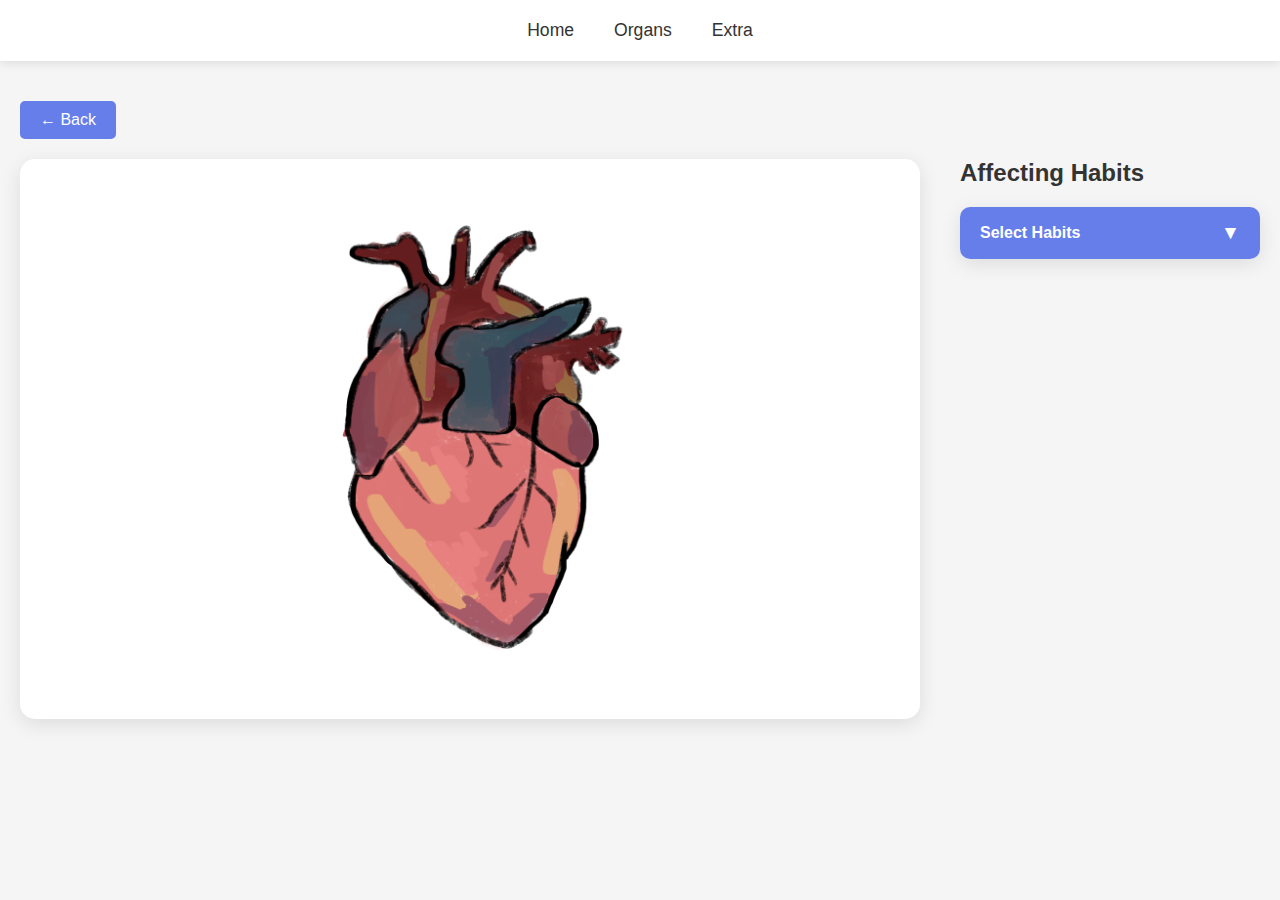
<file: Project/cardiovascular/cardiovascular.html>
<!DOCTYPE html>
<html lang="en">
<head>
    <meta charset="UTF-8">
    <meta name="viewport" content="width=device-width, initial-scale=1.0">
    <title>Cardiovascular System - Anti-Organ-Failure</title>
    <link rel="stylesheet" href="cardiovascular.css">
</head>
<body>
    <!-- Navigation -->
    <nav>
        <div class="nav-container">
            <div class="nav-item"><a href="index.html" style="text-decoration: none; color: inherit;">Home</a></div>
            <div class="nav-item">
                Organs
                <div class="dropdown">
                    <div class="dropdown-item"><a href="cardiovascular.html" style="text-decoration: none; color: inherit;">❤️ Cardiovascular</a></div>
                </div>
            </div>
            <div class="nav-item">Extra</div>
        </div>
    </nav>

    <!-- Main Content -->
    <div class="container">
        <button class="back-button" onclick="history.back()">← Back</button>

        <div class="content">
            <!-- Image Section -->
            <div class="image-section">
                <img id="heartImage" src="" alt="Cardiovascular System">
            </div>

            <!-- Sidebar with Dropdown -->
            <div class="sidebar">
                <h2 class="sidebar-title">Affecting Habits</h2>
                
                <div class="habits-dropdown">
                    <div class="dropdown-header" onclick="toggleDropdown()">
                        <span>Select Habits</span>
                        <span class="dropdown-toggle" id="toggle">▼</span>
                    </div>
                    
                    <div class="dropdown-content" id="habitsList">
                        <div class="habit-item" data-habit="smoking">
                            <span class="habit-icon">🚬</span>
                            <span class="habit-name">Smoking</span>
                        </div>
                        <div class="habit-item" data-habit="alcohol">
                            <span class="habit-icon">🍺</span>
                            <span class="habit-name">Alcohol</span>
                        </div>
                        <div class="habit-item" data-habit="poor-diet">
                            <span class="habit-icon">🍔</span>
                            <span class="habit-name">Poor Diet</span>
                        </div>
                        <div class="habit-item" data-habit="sedentary">
                            <span class="habit-icon">🛋️</span>
                            <span class="habit-name">Sedentary Lifestyle</span>
                        </div>
                        <div class="habit-item" data-habit="poor-sleep">
                            <span class="habit-icon">😴</span>
                            <span class="habit-name">Poor Sleep</span>
                        </div>
                        <div class="habit-item" data-habit="caffeine">
                            <span class="habit-icon">☕</span>
                            <span class="habit-name">Excessive Caffeine</span>
                        </div>
                        <div class="habit-item" data-habit="normal">
                            <span class="habit-icon">❤️</span>
                            <span class="habit-name">Normal</span>
                        </div>
                    </div>
                </div>
            </div>
        </div>
    </div>

    <script src="cardiovascular.js"></script>
</body>
</html>
</file>
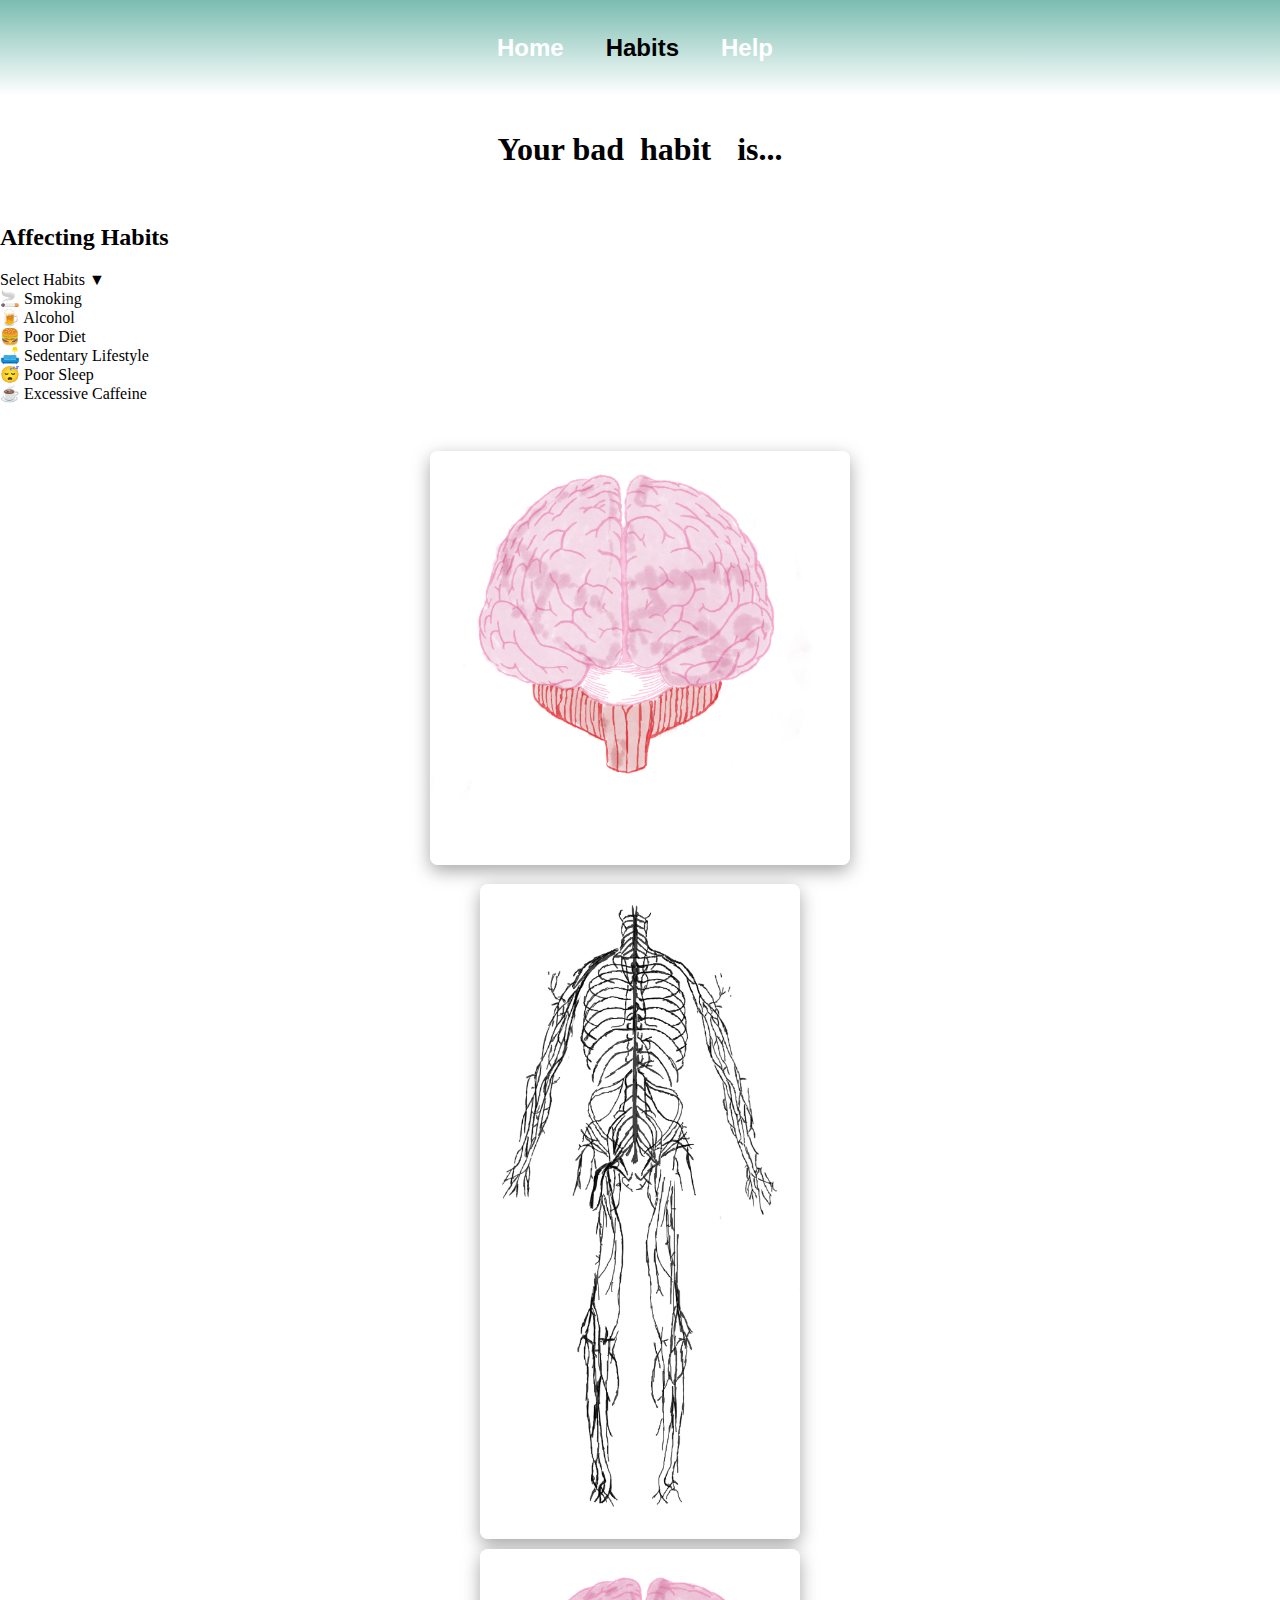
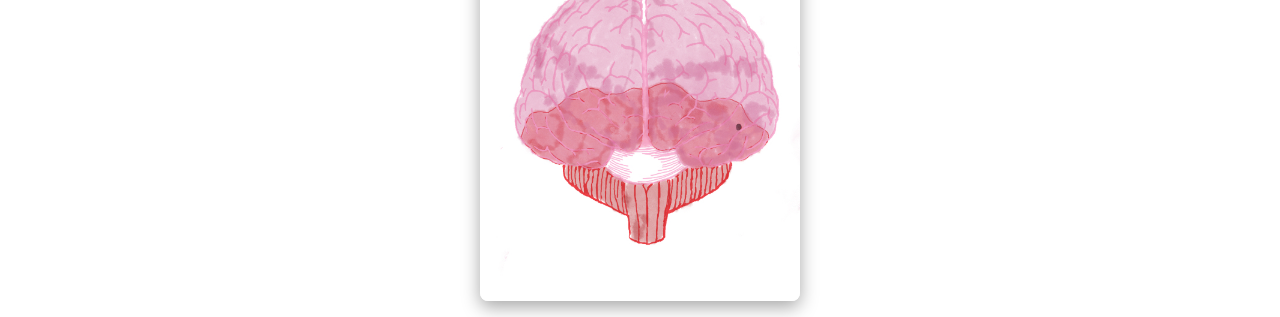
<file: Project/systems/Brain/brian.html>
<!DOCTYPE html>
<html lang="en">
<head>
  <meta charset="UTF-8">
  <meta name="viewport" content="width=device-width, initial-scale=1.0">
  <meta http-equiv="X-UA-Compatible" content="ie=edge">
  <title>Brain & Nervous System</title>
  <link rel="stylesheet" href="../../styles.css">
  <link rel="stylesheet" href="brain.css">
</head>

<body>
  <div id = "background">
    <div class="container1">
      <header>
        <ul class = "maind">
          <li><a href="../../index.html"><h2 style="margin-right: 10px;">Home</h2></a></li>
          <li class = "dropdown"><a href="javascript:void(0)" class="dropb"><h2 style="margin-right: 10px;">Habits</h2></a>
            <div class = "links">
              <a href="../digestive/digestive.html">Digestive</a>
              <a href="../respiratory/respiratory.html">Respiratory</a>
              <a href="../skeletal/skeletal.html">Skeletal</a>
              <a href="../Brain/brian.html">Brain & Nervous</a>
              <a href="../cardiovascular/cardiovascular.html">Cardiovascular</a>
            </div>
          </li>
          <li><a href="../../help.html"><h2 style="margin-right: 10px;">Help</h2></a></li>
        </ul>
      </header>

      <div class = "habads">
        <h1>Your bad </h1>
        <ul class = "subd" >
          <li class = "dropdown1"><a href="javascript:void(0)" class="dropb"><h1 style="margin-right: 10px;">habit</h1></a>
            <div class = "links">
              <button id = "smbutton">Smoking</button>
              <button id = "abutton">Alcohol</button>
              <button id = "pdbutton">Poor Diet</button>
              <button id = "slbutton">Sedentary Lifestyle</button>
              <button id = "psbutton">Poor Sleep</button>
              <button id = "ecbutton">Excessive Caffeine</button>
            </div>
          </li>
        </ul>
        <h1>is...</h1>
      </div>

      <!-- Sidebar Dropdown -->
      <div class="sidebar">
        <h2 class="sidebar-title">Affecting Habits</h2>
        
        <div class="habits-dropdown">
          <div class="dropdown-header" onclick="toggleSidebarDropdown()">
            <span>Select Habits</span>
            <span class="dropdown-toggle" id="sidebarToggle">▼</span>
          </div>
          
          <div class="sidebar-dropdown-content" id="sidebarHabitsList">
            <div class="sidebar-habit-item" onclick="selectHabit('smoking')">
              <span class="sidebar-habit-icon">🚬</span>
              <span class="sidebar-habit-name">Smoking</span>
            </div>
            <div class="sidebar-habit-item" onclick="selectHabit('alcohol')">
              <span class="sidebar-habit-icon">🍺</span>
              <span class="sidebar-habit-name">Alcohol</span>
            </div>
            <div class="sidebar-habit-item" onclick="selectHabit('poor-diet')">
              <span class="sidebar-habit-icon">🍔</span>
              <span class="sidebar-habit-name">Poor Diet</span>
            </div>
            <div class="sidebar-habit-item" onclick="selectHabit('sedentary')">
              <span class="sidebar-habit-icon">🛋️</span>
              <span class="sidebar-habit-name">Sedentary Lifestyle</span>
            </div>
            <div class="sidebar-habit-item" onclick="selectHabit('poor-sleep')">
              <span class="sidebar-habit-icon">😴</span>
              <span class="sidebar-habit-name">Poor Sleep</span>
            </div>
            <div class="sidebar-habit-item" onclick="selectHabit('caffeine')">
              <span class="sidebar-habit-icon">☕</span>
              <span class="sidebar-habit-name">Excessive Caffeine</span>
            </div>
          </div>
        </div>
      </div>

  <!-- Organ images will go here when you add them -->
  <div class="organ-container">
    <img src="../../images/Brain.jpeg" alt="Brain" class="organ-image main-organ">
    <div class="stacked">
      <img src="../../images/NervousSystem.jpeg" alt="Nervous" class="organ-image stacked-top">
      <img src="../../images/Prefrontal.jpeg" alt="Prefrontal" class="organ-image stacked-bottom">
    </div>
  </div>
      <div id  = "info"></div>
      <div id = "info2"></div>
    </div>
  </div>

  <script src="../../index.js"></script>
  <script src="brain.js"></script>
</body>
</html>
</file>
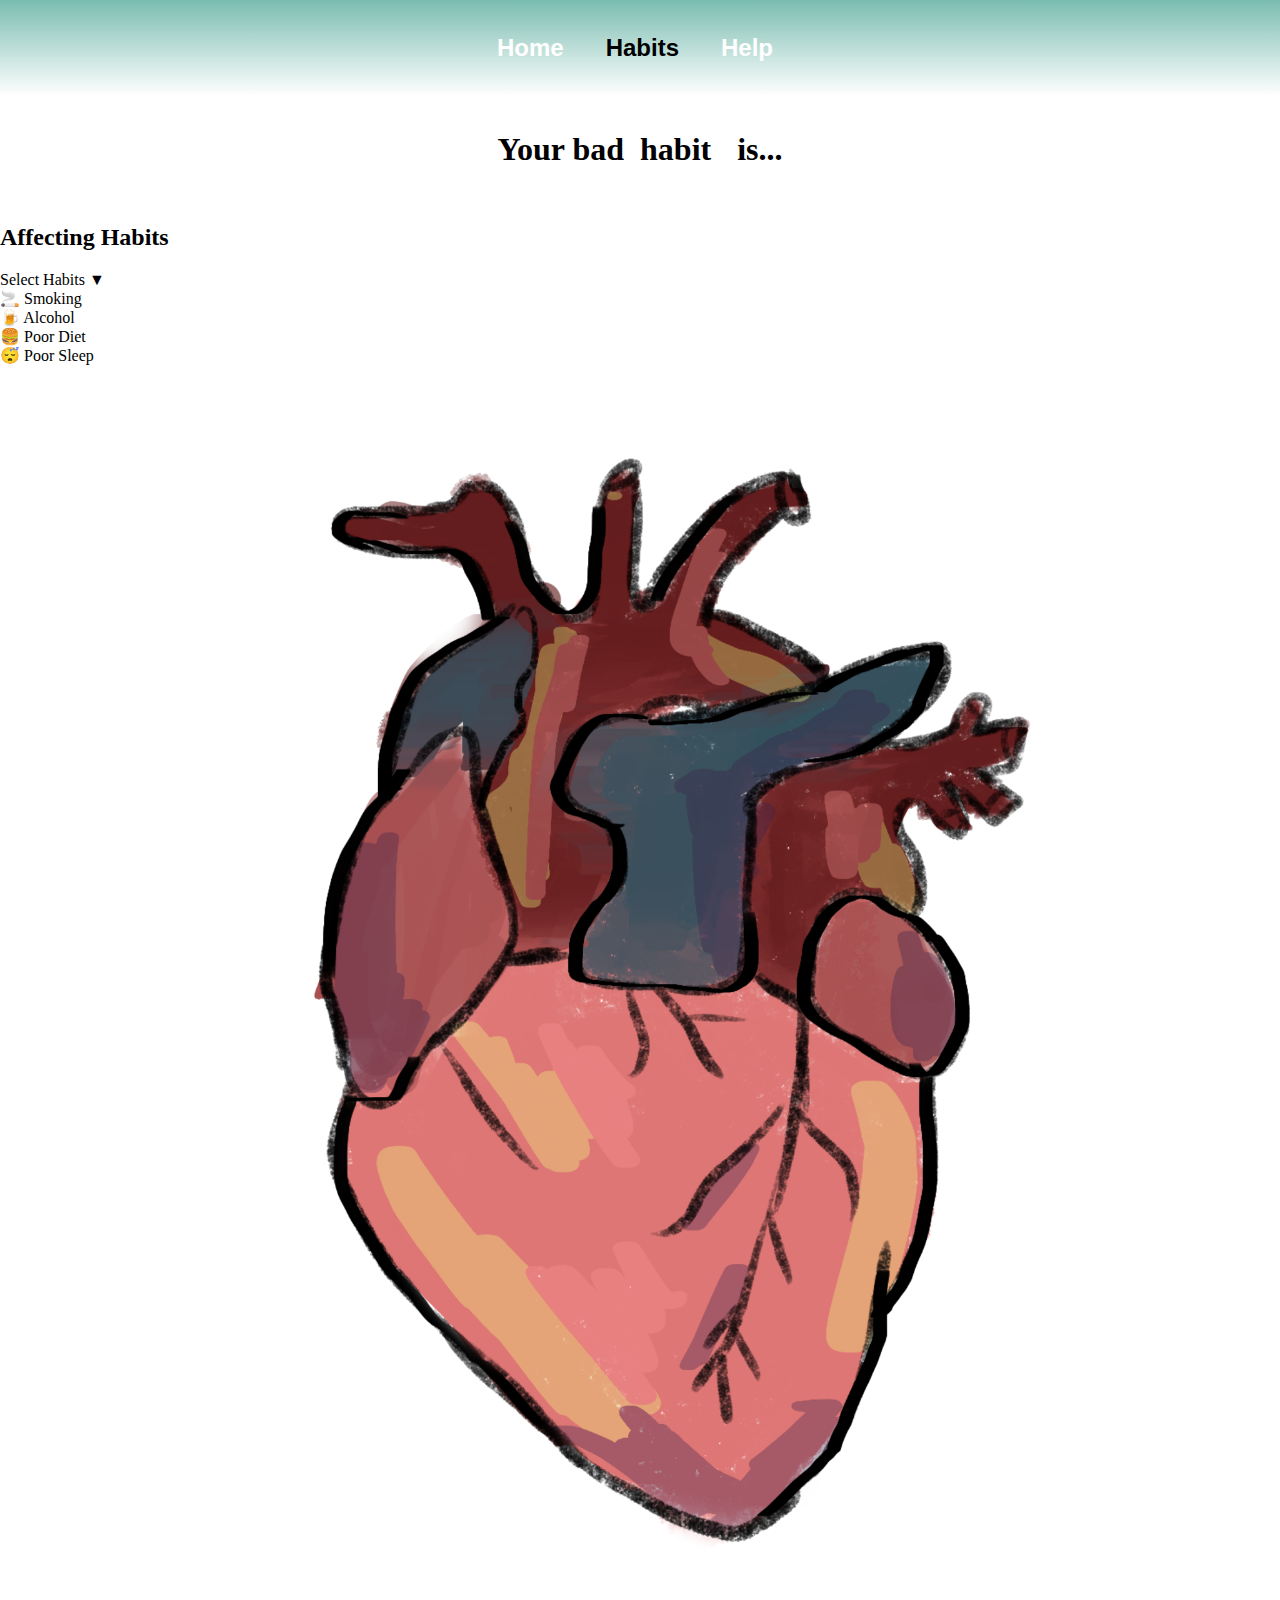
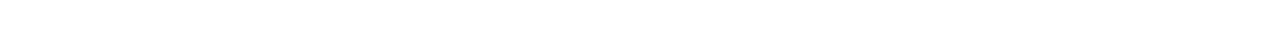
<file: Project/systems/cardiovascular/cardiovascular.html>
<!DOCTYPE html>
<html lang="en">
<head>
  <meta charset="UTF-8">
  <meta name="viewport" content="width=device-width, initial-scale=1.0">
  <meta http-equiv="X-UA-Compatible" content="ie=edge">
  <title>Cardiovascular System</title>
  <link rel="stylesheet" href="../../styles.css">
</head>

<body>
  <div id = "background">
    <div class="container1">
      <header>
        <ul class = "maind">
          <li><a href="../../index.html"><h2 style="margin-right: 10px;">Home</h2></a></li>
          <li class = "dropdown"><a href="javascript:void(0)" class="dropb"><h2 style="margin-right: 10px;">Habits</h2></a>
            <div class = "links">
              <a href="../digestive/digestive.html">Digestive</a>
              <a href="../respiratory/respiratory.html">Respiratory</a>
              <a href="../skeletal/skeletal.html">Skeletal</a>
              <a href="../Brain/brian.html">Brain & Nervous</a>
              <a href="cardiovascular.html">Cardiovascular</a>
            </div>
          </li>
          <li><a href="../../help.html"><h2 style="margin-right: 10px;">Help</h2></a></li>
        </ul>
      </header>

      <div class = "habads">
        <h1>Your bad </h1>
        <ul class = "subd" >
          <li class = "dropdown1"><a href="javascript:void(0)" class="dropb"><h1 style="margin-right: 10px;">habit</h1></a>
            <div class = "links">
              <button id = "smbutton">Smoking</button>
              <button id = "abutton">Alcohol</button>
              <button id = "pdbutton">Poor Diet</button>
              <button id = "slbutton">Sedentary Lifestyle</button>
              <button id = "psbutton">Poor Sleep</button>
              <button id = "ecbutton">Excessive Caffeine</button>
            </div>
          </li>
        </ul>
        <h1>is...</h1>
      </div>

      <!-- Sidebar Dropdown -->
      <div class="sidebar">
        <h2 class="sidebar-title">Affecting Habits</h2>
        
        <div class="habits-dropdown">
          <div class="dropdown-header" onclick="toggleSidebarDropdown()">
            <span>Select Habits</span>
            <span class="dropdown-toggle" id="sidebarToggle">▼</span>
          </div>
          
          <div class="sidebar-dropdown-content" id="sidebarHabitsList">
            <div class="sidebar-habit-item" onclick="selectHabit('smoking')">
              <span class="sidebar-habit-icon">🚬</span>
              <span class="sidebar-habit-name">Smoking</span>
            </div>
            <div class="sidebar-habit-item" onclick="selectHabit('alcohol')">
              <span class="sidebar-habit-icon">🍺</span>
              <span class="sidebar-habit-name">Alcohol</span>
            </div>
            <div class="sidebar-habit-item" onclick="selectHabit('poor-diet')">
              <span class="sidebar-habit-icon">🍔</span>
              <span class="sidebar-habit-name">Poor Diet</span>
            </div>
            <div class="sidebar-habit-item" onclick="selectHabit('poor-sleep')">
              <span class="sidebar-habit-icon">😴</span>
              <span class="sidebar-habit-name">Poor Sleep</span>
            </div>
          </div>
        </div>
      </div>

      <!-- Images -->
       <img class="heart-image" id="heartImage" src="../../images/heart-normal.png" alt="Heart"/>
      <div id  = "info"></div>
      <div id = "info2"></div>
    </div>
  </div>

  <script src="../../index.js"></script>
  <script src="cardiovascular.js"></script>
</body>
</html>
</file>
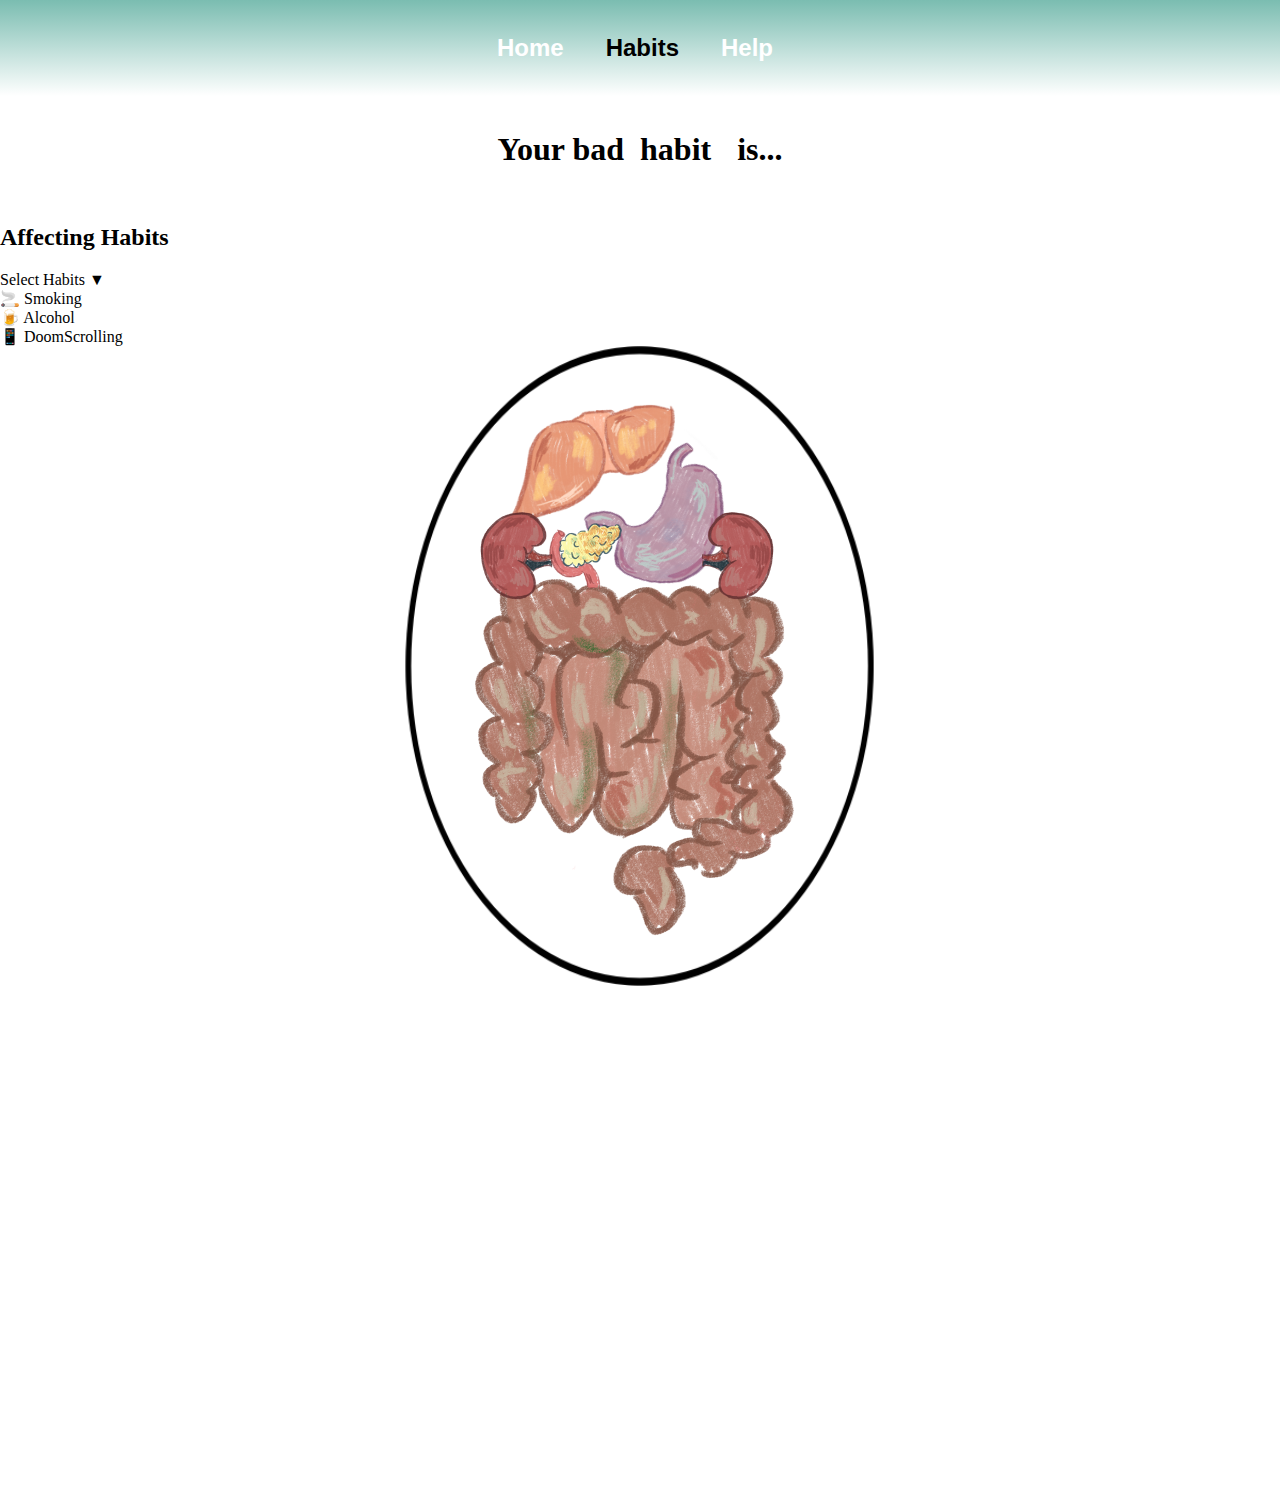
<file: Project/systems/digestive/digestive.html>
<!DOCTYPE html>
<html lang="en">
<head>
  <meta charset="UTF-8">
  <meta name="viewport" content="width=device-width, initial-scale=1.0">
  <meta http-equiv="X-UA-Compatible" content="ie=edge">
  <title>Digestive System</title>
  <link rel="stylesheet" href="../../styles.css">
</head>

<body>
  <div id = "background">
    <div class="container1">
      <header>
        <ul class = "maind">
          <li><a href="../../index.html"><h2 style="margin-right: 10px;">Home</h2></a></li>
          <li class = "dropdown"><a href="javascript:void(0)" class="dropb"><h2 style="margin-right: 10px;">Habits</h2></a>
            <div class = "links">
              <a href="digestive.html">Digestive</a>
              <a href="../respiratory/respiratory.html">Respiratory</a>
              <a href="../skeletal/skeletal.html">Skeletal</a>
              <a href="../cardiovascular/cardiovascular.html">Cardiovascular</a>
              <a href="../nervous/nervous.html">Nervous</a>
            </div>
          </li>
          <li><a href="../../help.html"><h2 style="margin-right: 10px;">Help</h2></a></li>
        </ul>
      </header>

      <div class = "habads">
        <h1>Your bad </h1>
        <ul class = "subd" >
          <li class = "dropdown1"><a href="javascript:void(0)" class="dropb"><h1 style="margin-right: 10px;">habit</h1></a>
            <div class = "links">
              <button id = "smbutton">Smoking</button>
              <button id = "abutton">Alcohol</button>
              <button id = "dsbutton">DoomScrolling</button>
            </div>
          </li>
        </ul>
        <h1>is...</h1>
      </div>

      <!-- Sidebar Dropdown -->
      <div class="sidebar">
        <h2 class="sidebar-title">Affecting Habits</h2>
        
        <div class="habits-dropdown">
          <div class="dropdown-header" onclick="toggleSidebarDropdown()">
            <span>Select Habits</span>
            <span class="dropdown-toggle" id="sidebarToggle">▼</span>
          </div>
          
          <div class="sidebar-dropdown-content" id="sidebarHabitsList">
            <div class="sidebar-habit-item" onclick="selectHabit('smoking')">
              <span class="sidebar-habit-icon">🚬</span>
              <span class="sidebar-habit-name">Smoking</span>
            </div>
            <div class="sidebar-habit-item" onclick="selectHabit('alcohol')">
              <span class="sidebar-habit-icon">🍺</span>
              <span class="sidebar-habit-name">Alcohol</span>
            </div>
            <div class="sidebar-habit-item" onclick="selectHabit('doomscrolling')">
              <span class="sidebar-habit-icon">📱</span>
              <span class="sidebar-habit-name">DoomScrolling</span>
            </div>
          </div>
        </div>
      </div>

      <img class = "lego" src="../../images/oval_ver_1.png"/>
      <a class = "av" href="javascript:void(0);" onclick="hs('info');"><img class = "liver" src="../../images/SickLiver.PNG"/></a>
      <a class = "av" href = "javascript:void(0);" onclick= "hs('info2');"><img class = "smlg" src="../../images/SickSmLgIntestine.PNG"/></a>
      <img class = "stom" src="../../images/SickStomach.PNG"/>
      <img class = "pan" src="../../images/SickPancreas.PNG"/>
      <img class = "kdn1" src="../../images/SickKidney.PNG"/> 
      <img class = "kdn2" src="../../images/SickKidney.PNG"/>
      <div id  = "info"></div>
      <div id = "info2"></div>
    </div>
  </div>

  <script src="../../index.js"></script>
  <script src="digestive.js"></script>
</body>
</html>
</file>
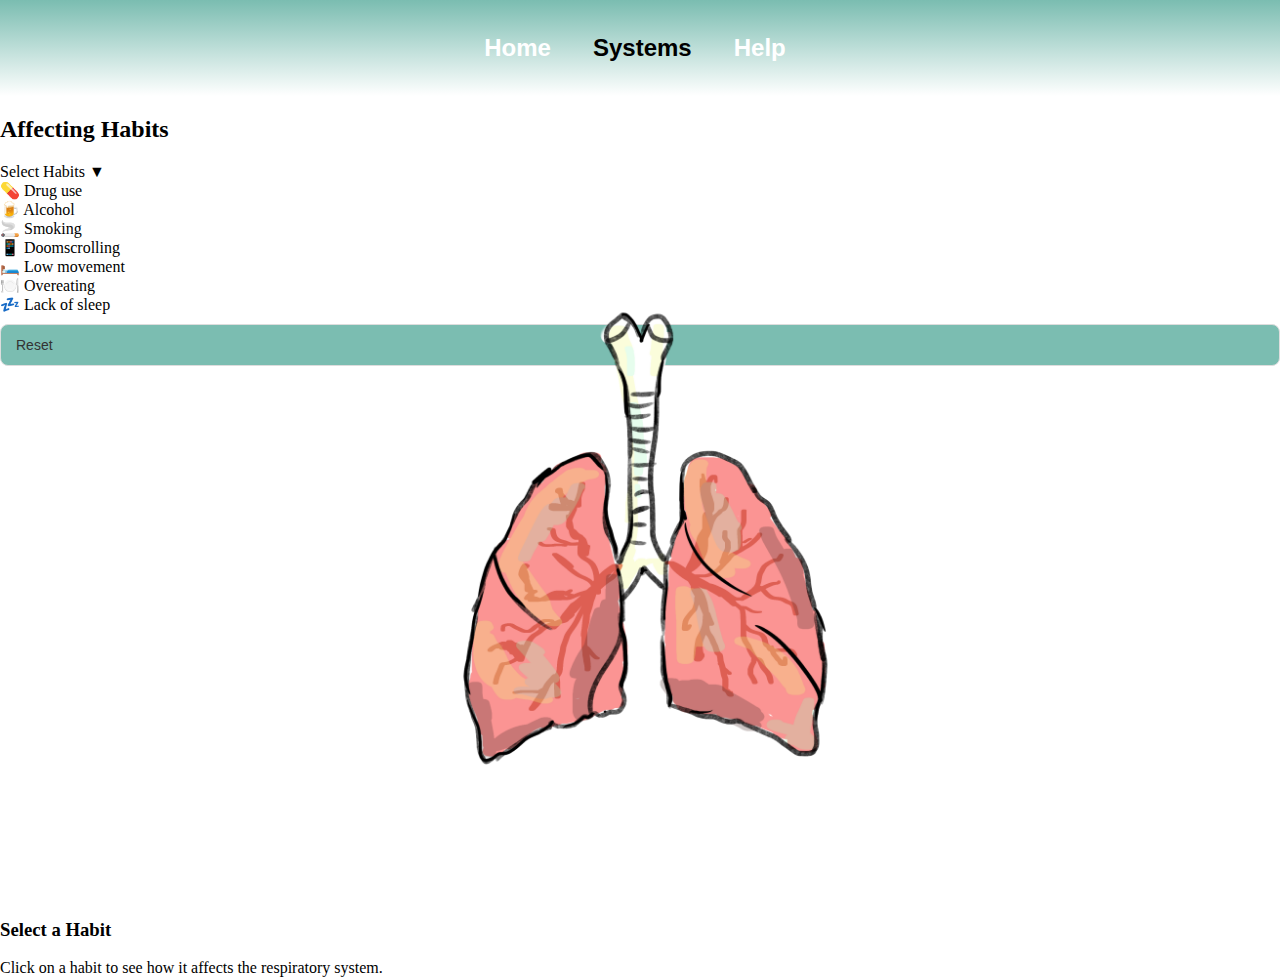
<file: Project/systems/respiratory/respiratory.html>
<!DOCTYPE html>
<html lang="en">
<head>
  <meta charset="UTF-8">
  <meta name="viewport" content="width=device-width, initial-scale=1.0">
  <meta http-equiv="X-UA-Compatible" content="ie=edge">
  <title>Respiratory System</title>
  <link rel="stylesheet" href="../../styles.css">
  <link rel="stylesheet" href="respiratory.css">
</head>

<body>
  <div id = "background">
    <div class="container1">
      <header>
        <ul class = "maind">
          <li><a href="../../index.html"><h2 style="margin-right: 10px;">Home</h2></a></li>
          <li class = "dropdown"><a href="javascript:void(0)" class="dropb"><h2 style="margin-right: 10px;">Systems</h2></a>
            <div class = "links">
              <a href="../digestive.html">Digestive</a>
              <a href="../respiratory/respiratory.html">Respiratory</a>
              <a href="../skeletal/skeletal.html">Skeletal</a>
              <a href="../cardiovascular/cardiovascular.html">Cardiovascular</a>
              <a href="../Brain/brian.html">Nervous</a>
            </div>
          </li>
          <li><a href="../../help.html"><h2 style="margin-right: 10px;">Help</h2></a></li>
        </ul>
      </header>

      <!-- <div class = "habads">
        <h1>Your bad </h1>
        <ul class = "subd" >
          <li class = "dropdown1"><a href="javascript:void(0)" class="dropb"><h1 style="margin-right: 10px;">habit</h1></a>
            <div class = "links">
              <button id = "smbutton">Smoking</button>
              <button id = "abutton">Alcohol</button>
              <button id = "dsbutton">Drugs</button>
            </div>
          </li>
        </ul>
        <h1>is...</h1>
      </div> -->

      <!-- Sidebar Dropdown -->
      <div class="sidebar">
        <h2 class="sidebar-title">Affecting Habits</h2>
        
        <div class="habits-dropdown">
          <div class="dropdown-header" onclick="toggleSidebarDropdown()">
            <span>Select Habits</span>
            <span class="dropdown-toggle" id="sidebarToggle">▼</span>
          </div>
          
          <div class="sidebar-dropdown-content" id="sidebarHabitsList">
            <div class="sidebar-habit-item" onclick="selectHabit('Drugs')">
              <span class="sidebar-habit-icon">💊</span>
              <span class="sidebar-habit-name">Drug use</span>
            </div>
              <div class="sidebar-habit-item" onclick="selectHabit('Alcohol')">
              <span class="sidebar-habit-icon">🍺</span>
              <span class="sidebar-habit-name">Alcohol</span>
            </div>
            <div class="sidebar-habit-item" onclick="selectHabit('Smoking')">
              <span class="sidebar-habit-icon"> 🚬</span>
              <span class="sidebar-habit-name">Smoking</span>
            </div>
            <div class="sidebar-habit-item" onclick="selectHabit('DoomScrolling')">
              <span class="sidebar-habit-icon">📱</span>
              <span class="sidebar-habit-name">Doomscrolling</span>
            </div>
              <div class="sidebar-habit-item" onclick="selectHabit('LowMovement')">
              <span class="sidebar-habit-icon">🛏️</span>
              <span class="sidebar-habit-name">Low movement</span>
            </div>
            <div class="sidebar-habit-item" onclick="selectHabit('Overeating')">
              <span class="sidebar-habit-icon">🍽️</span>
              <span class="sidebar-habit-name">Overeating</span>
            </div>
              <div class="sidebar-habit-item" onclick="selectHabit('Sleep')">
              <span class="sidebar-habit-icon">💤</span>
              <span class="sidebar-habit-name">Lack of sleep</span>
            </div>
          </div>
        </div>
        
        <button class="reset-button" onclick="resetLungs()">Reset</button>
      </div>

<img class = "lung" id="normalLung" src="../../images/assets-lung/lung-normal.png"/>
<img class = "lung-damaged" id="damagedLung" src="../../images/assets-lung/lung-normal.png" style="opacity: 0;"/>
    </div>
  </div>

<!-- Description box -->
<div class="description-box" id="descriptionBox">
  <h3 id="descriptionTitle">Select a Habit</h3>
  <p id="descriptionText">Click on a habit to see how it affects the respiratory system.</p>
</div>

  <script src="../../index.js"></script>
  <script src="respiratory.js"></script>
</body>
</html>
</file>
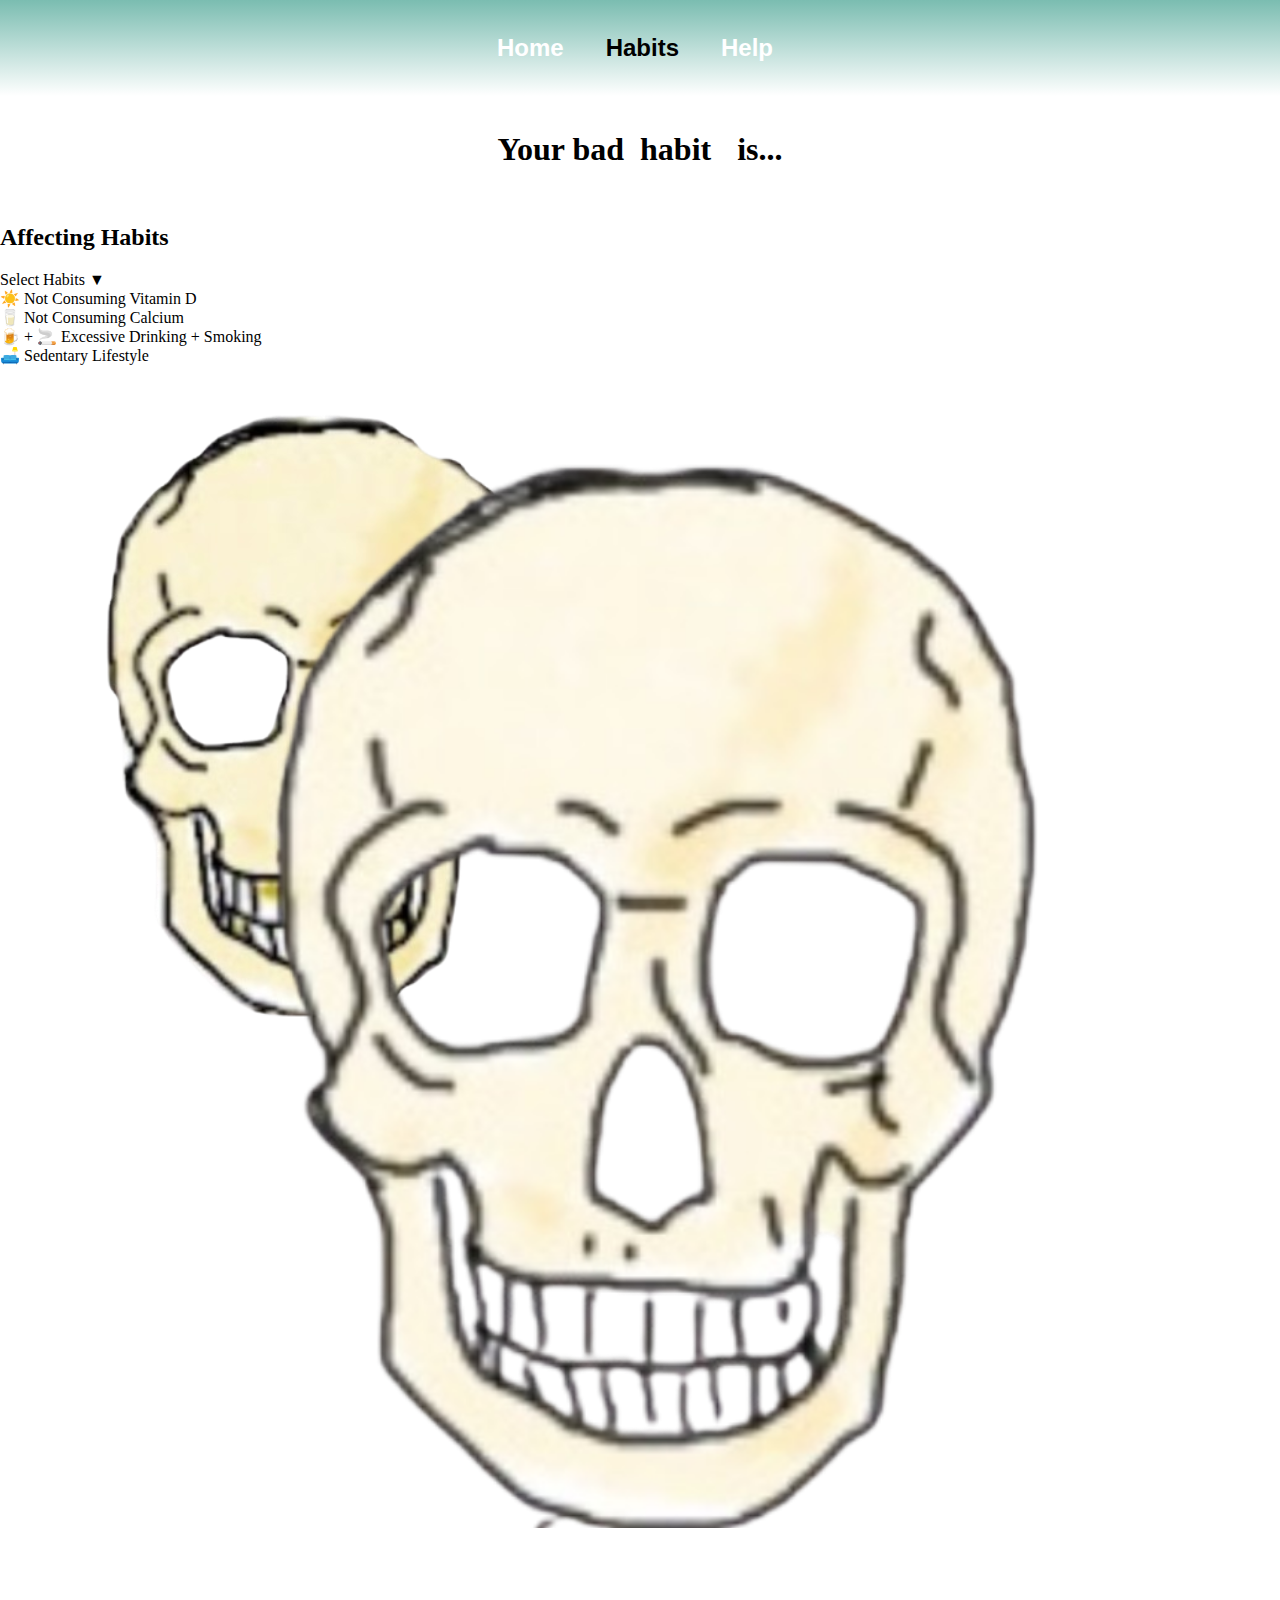
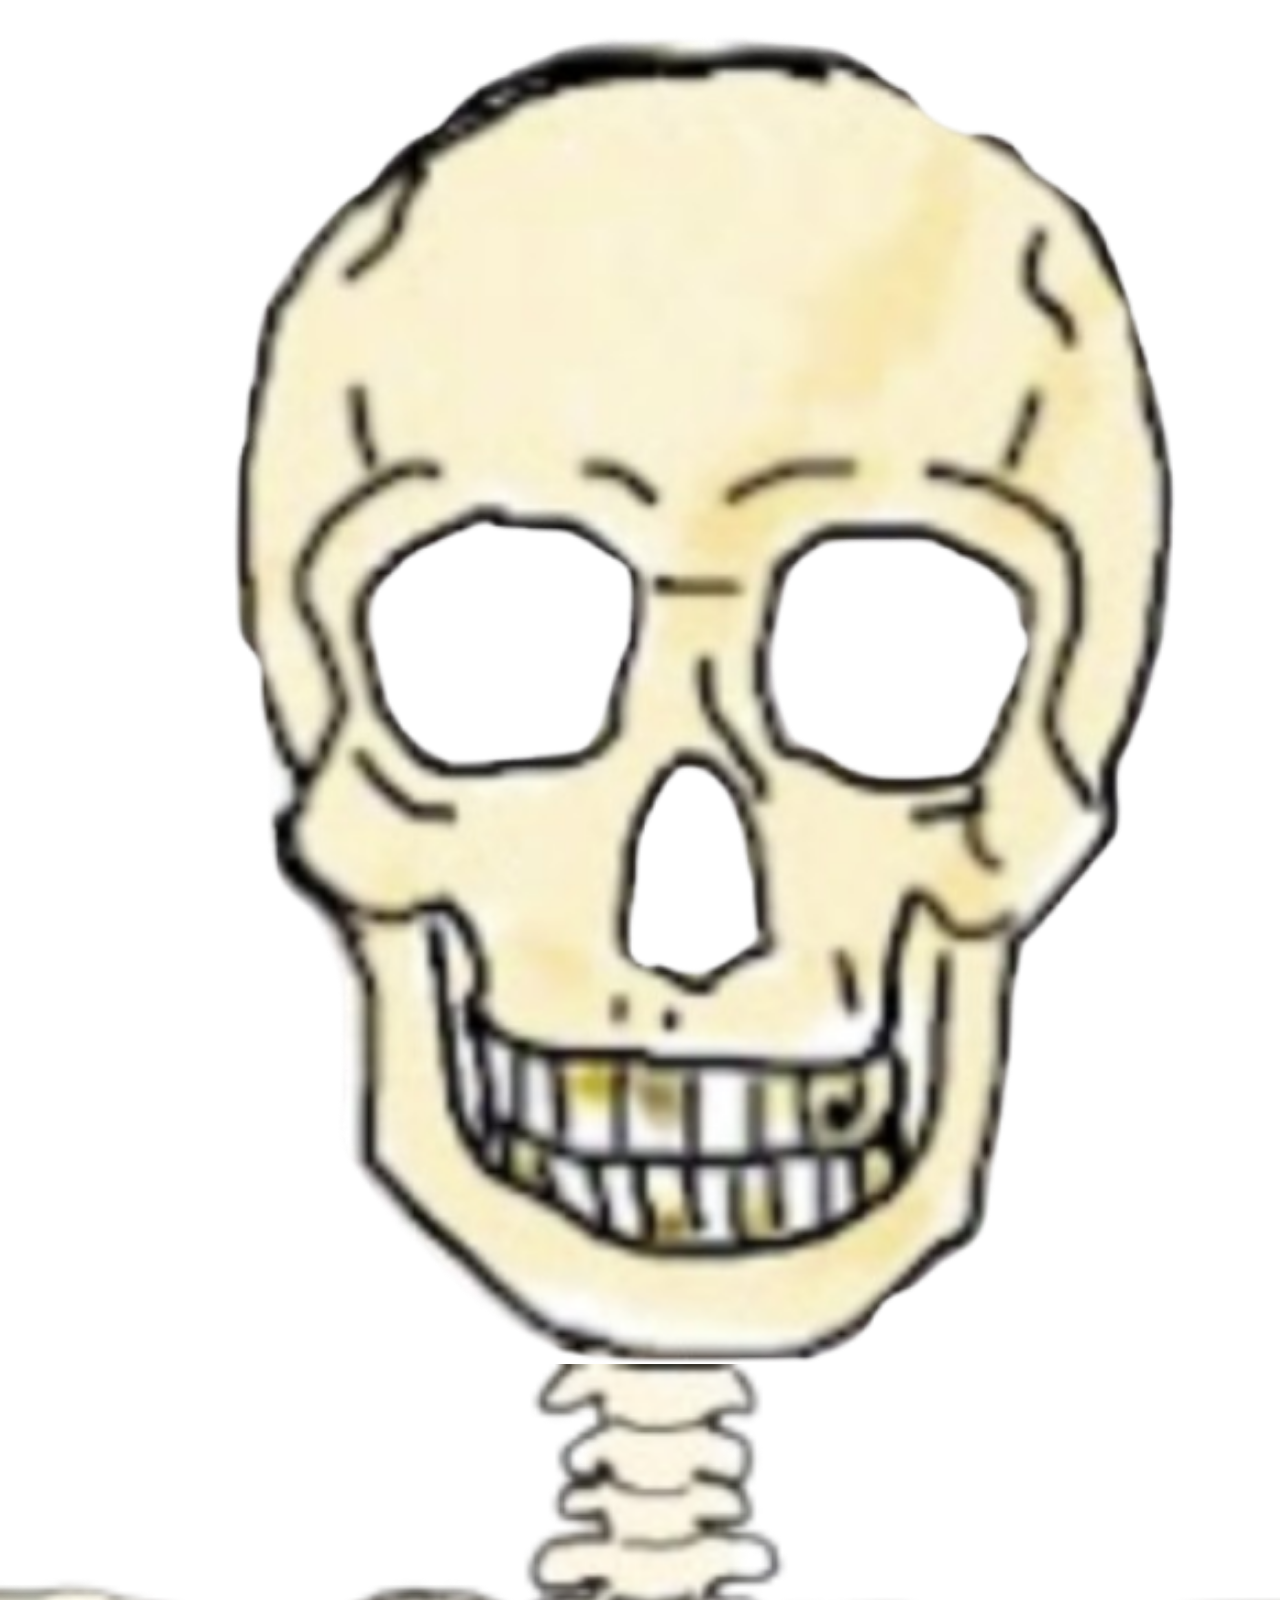
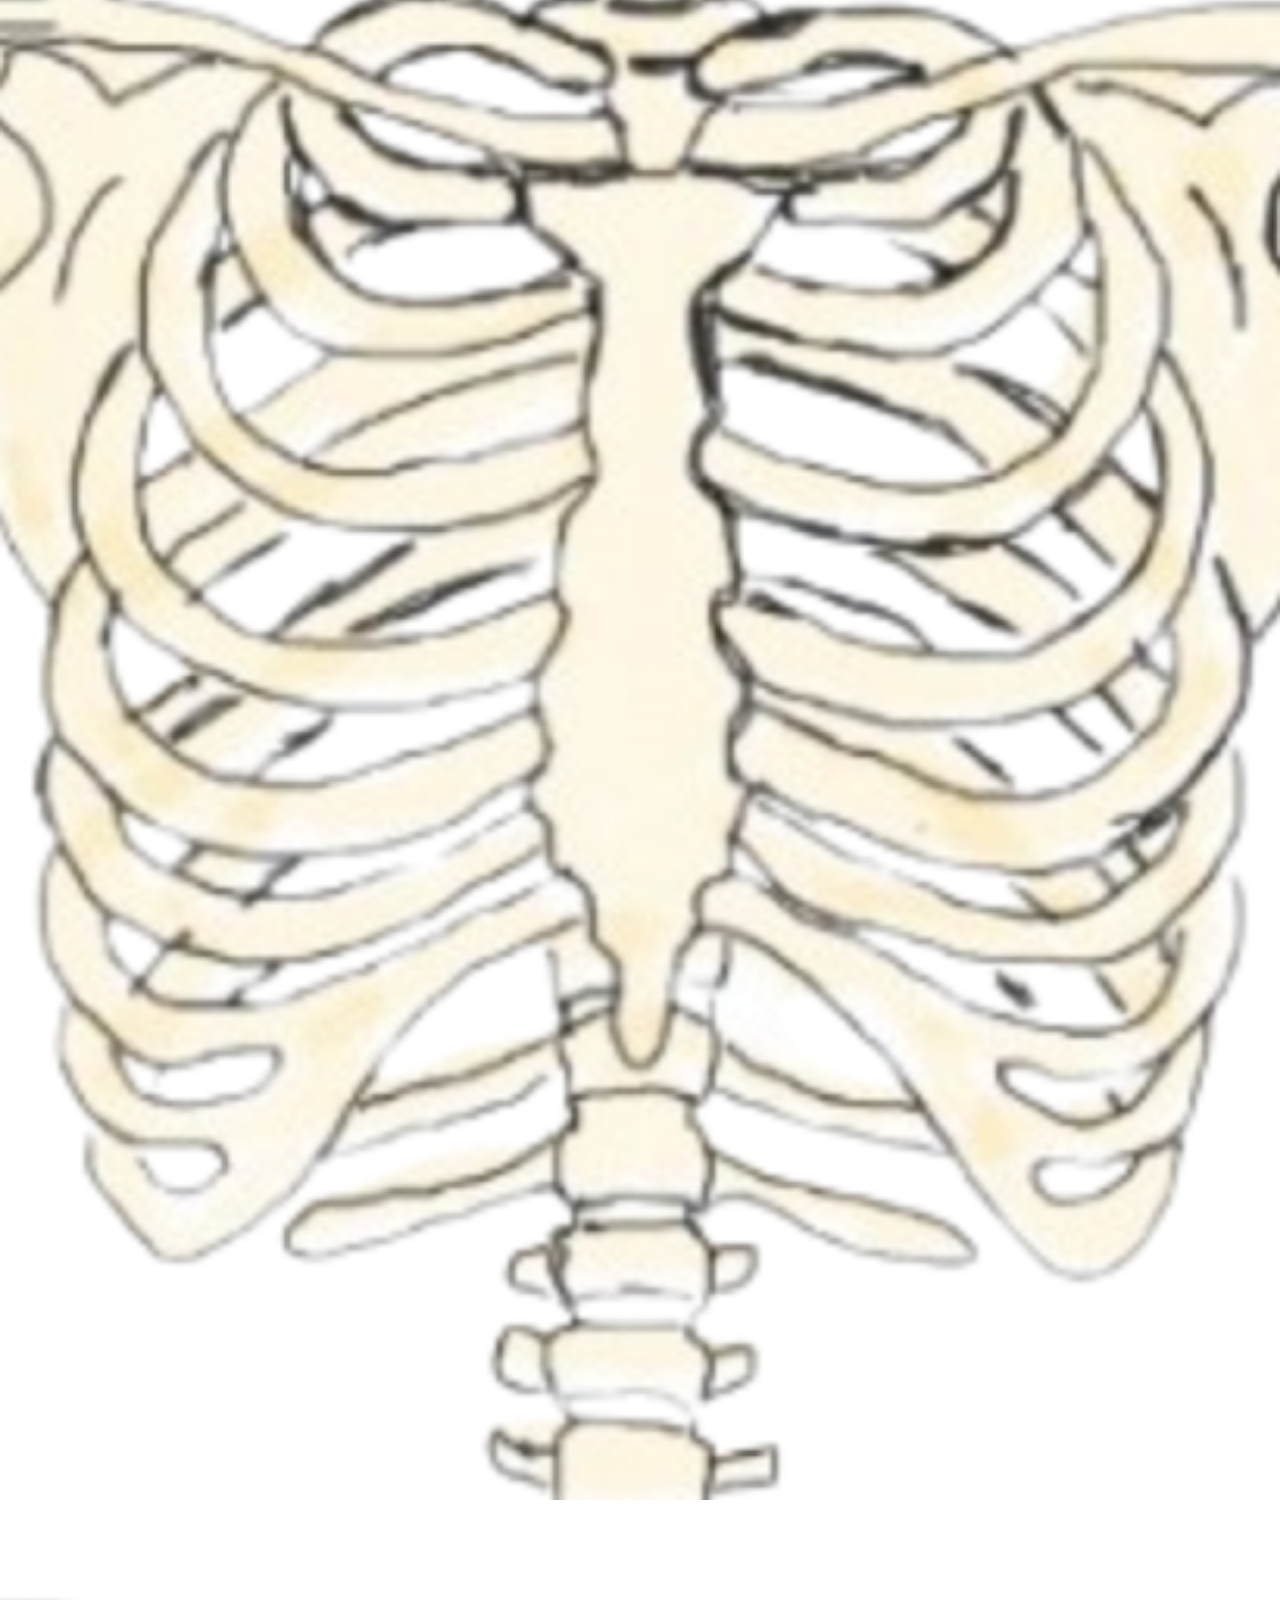
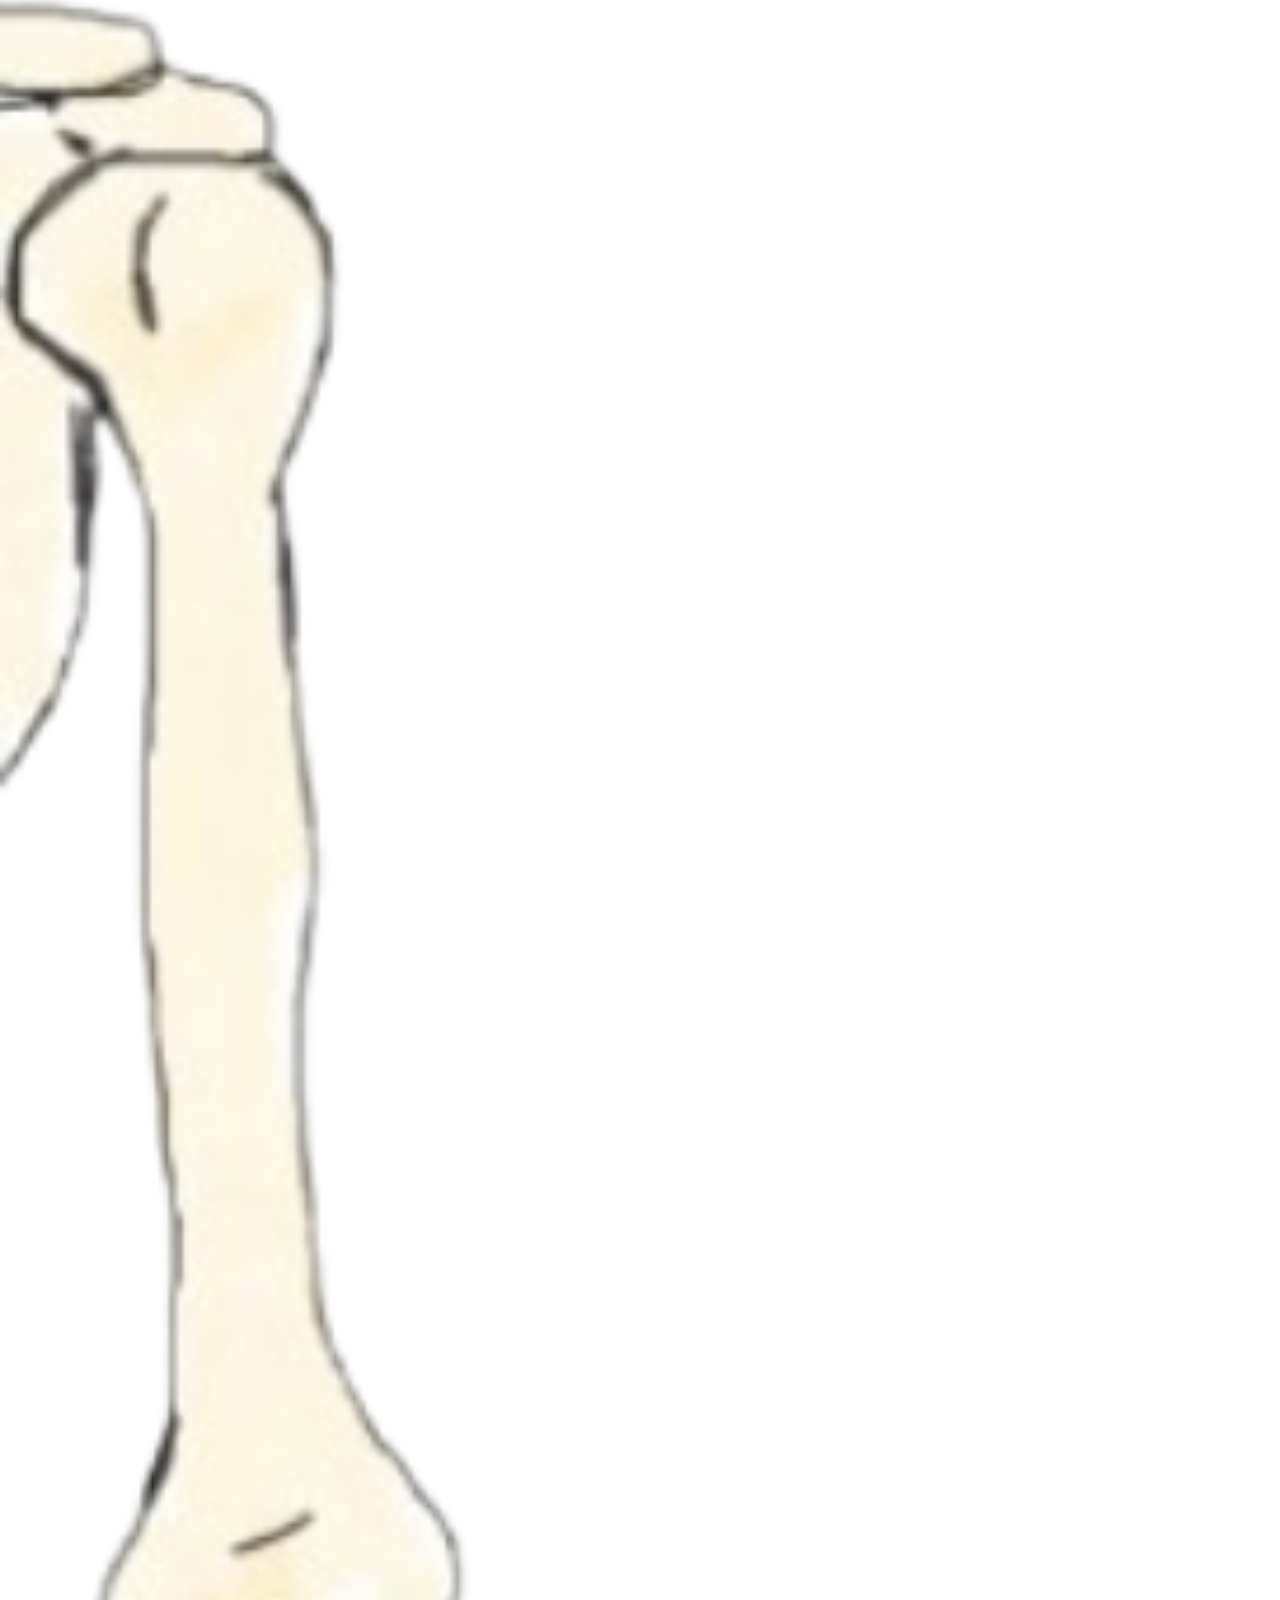
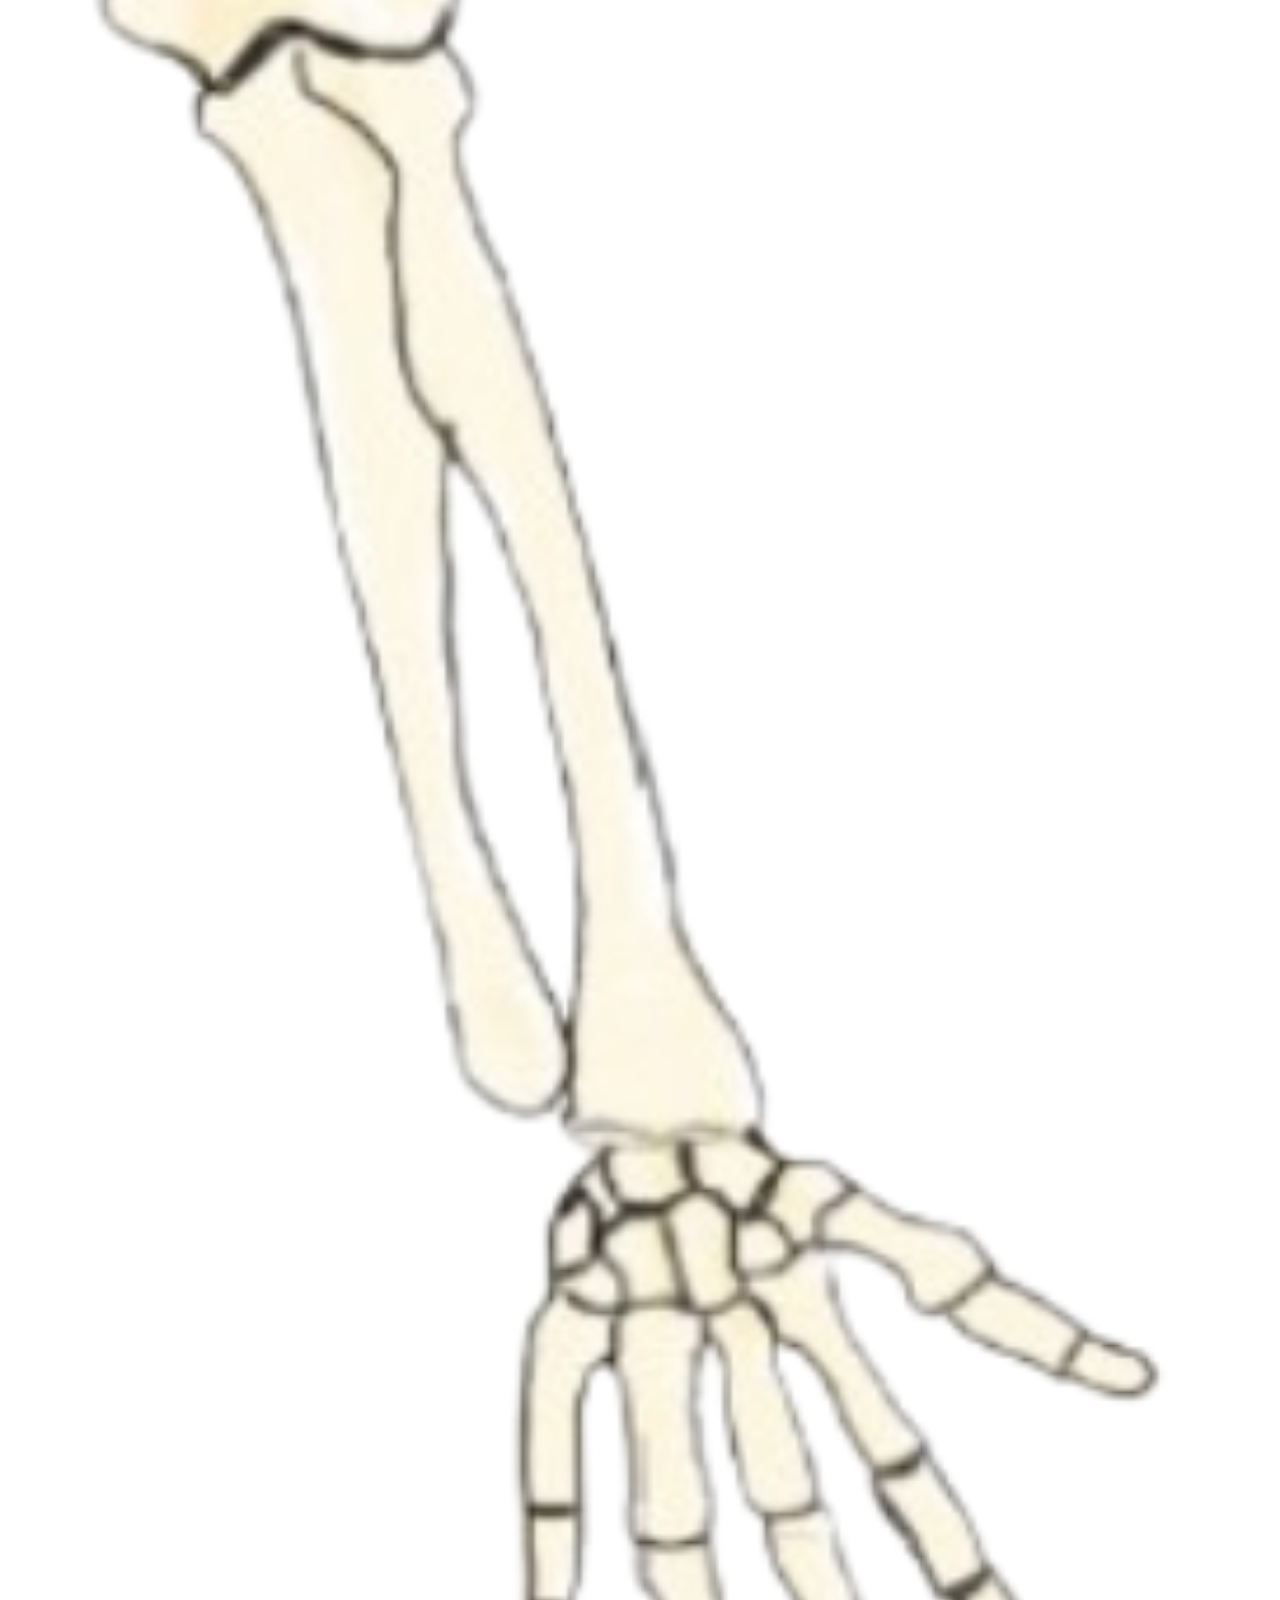
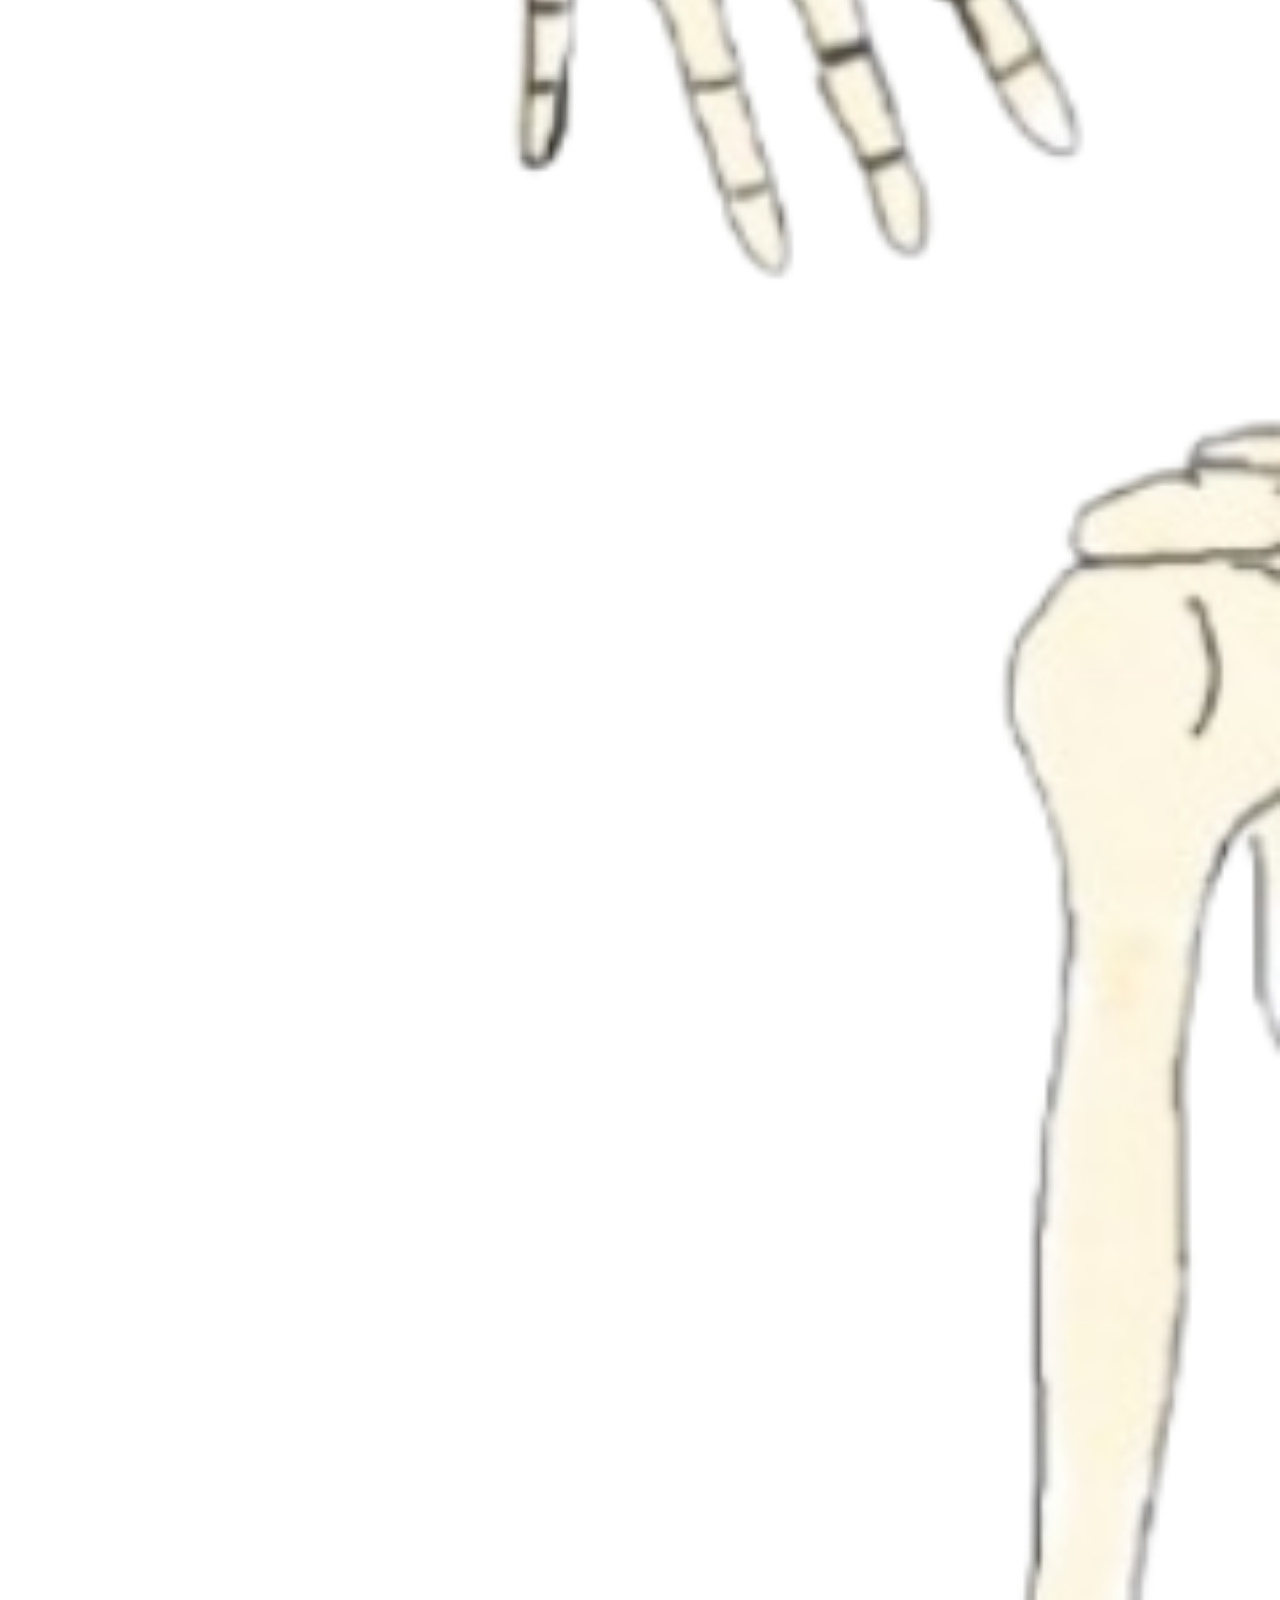
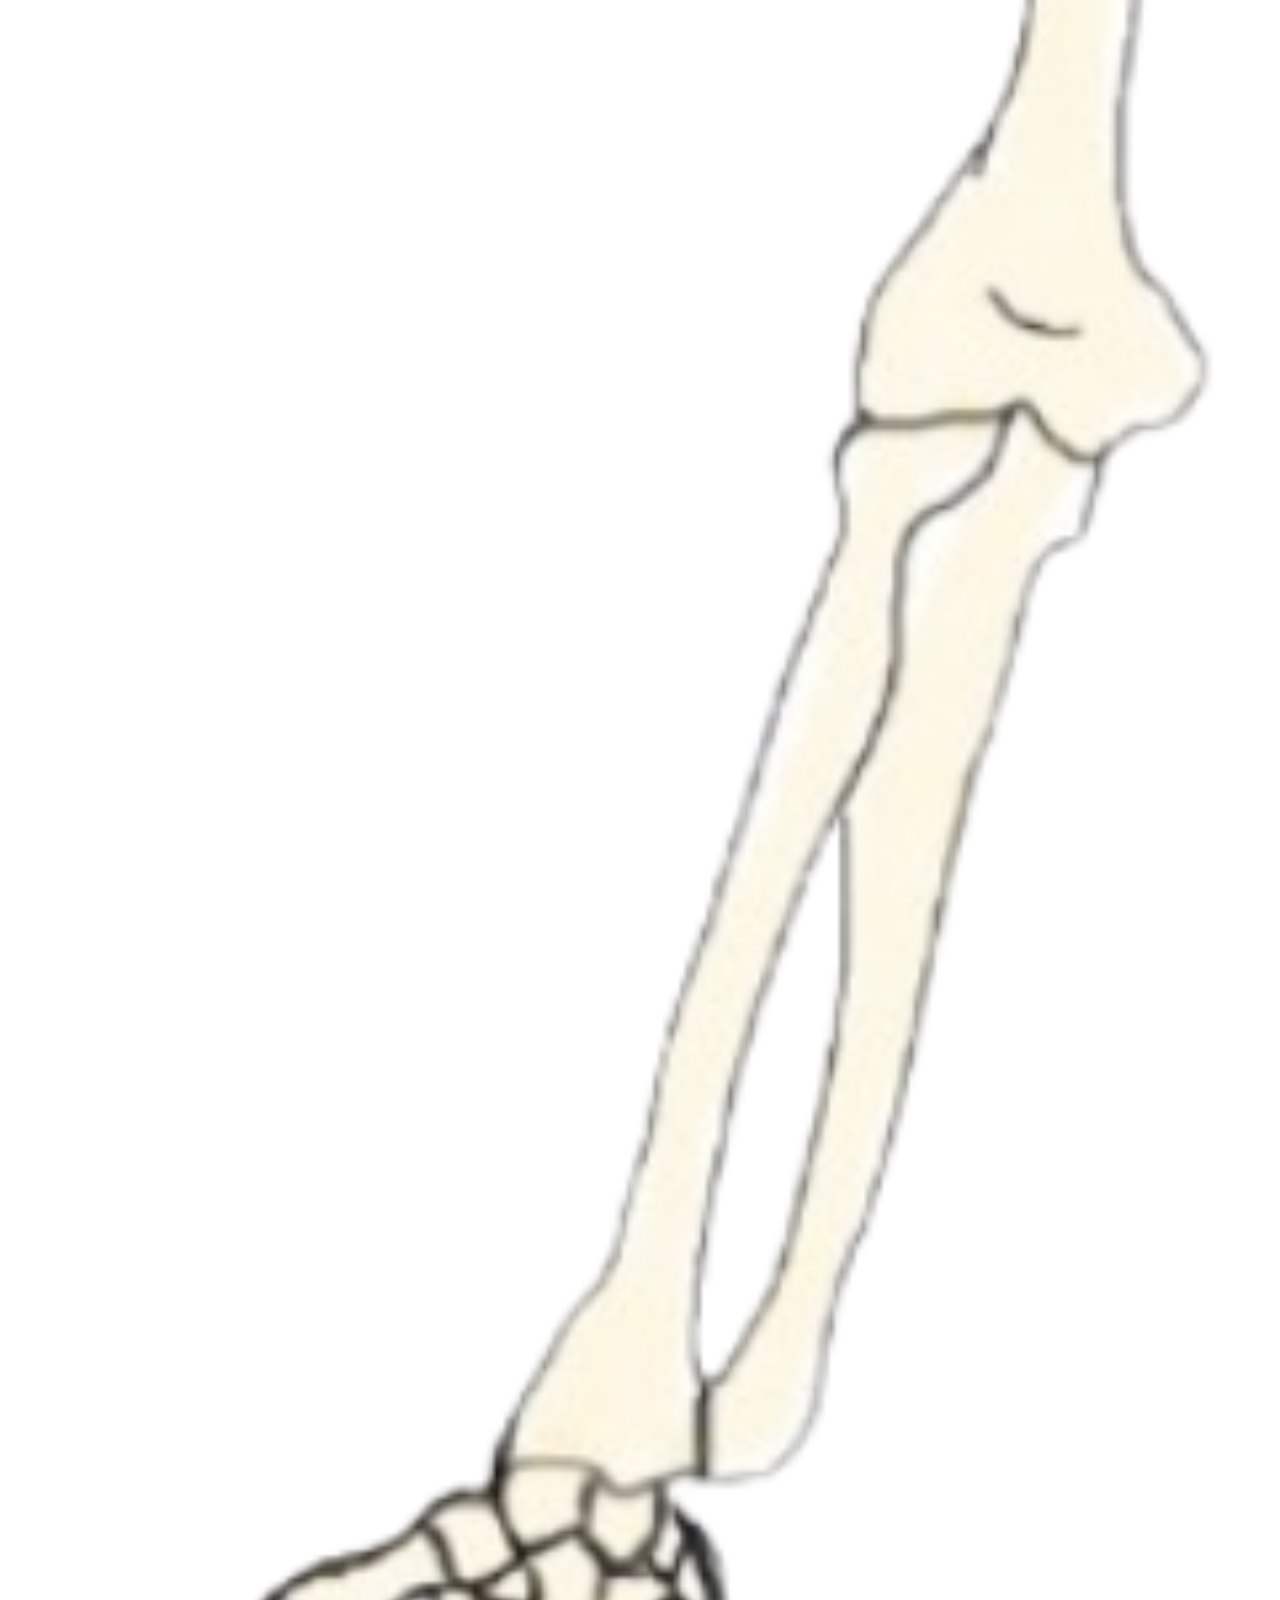
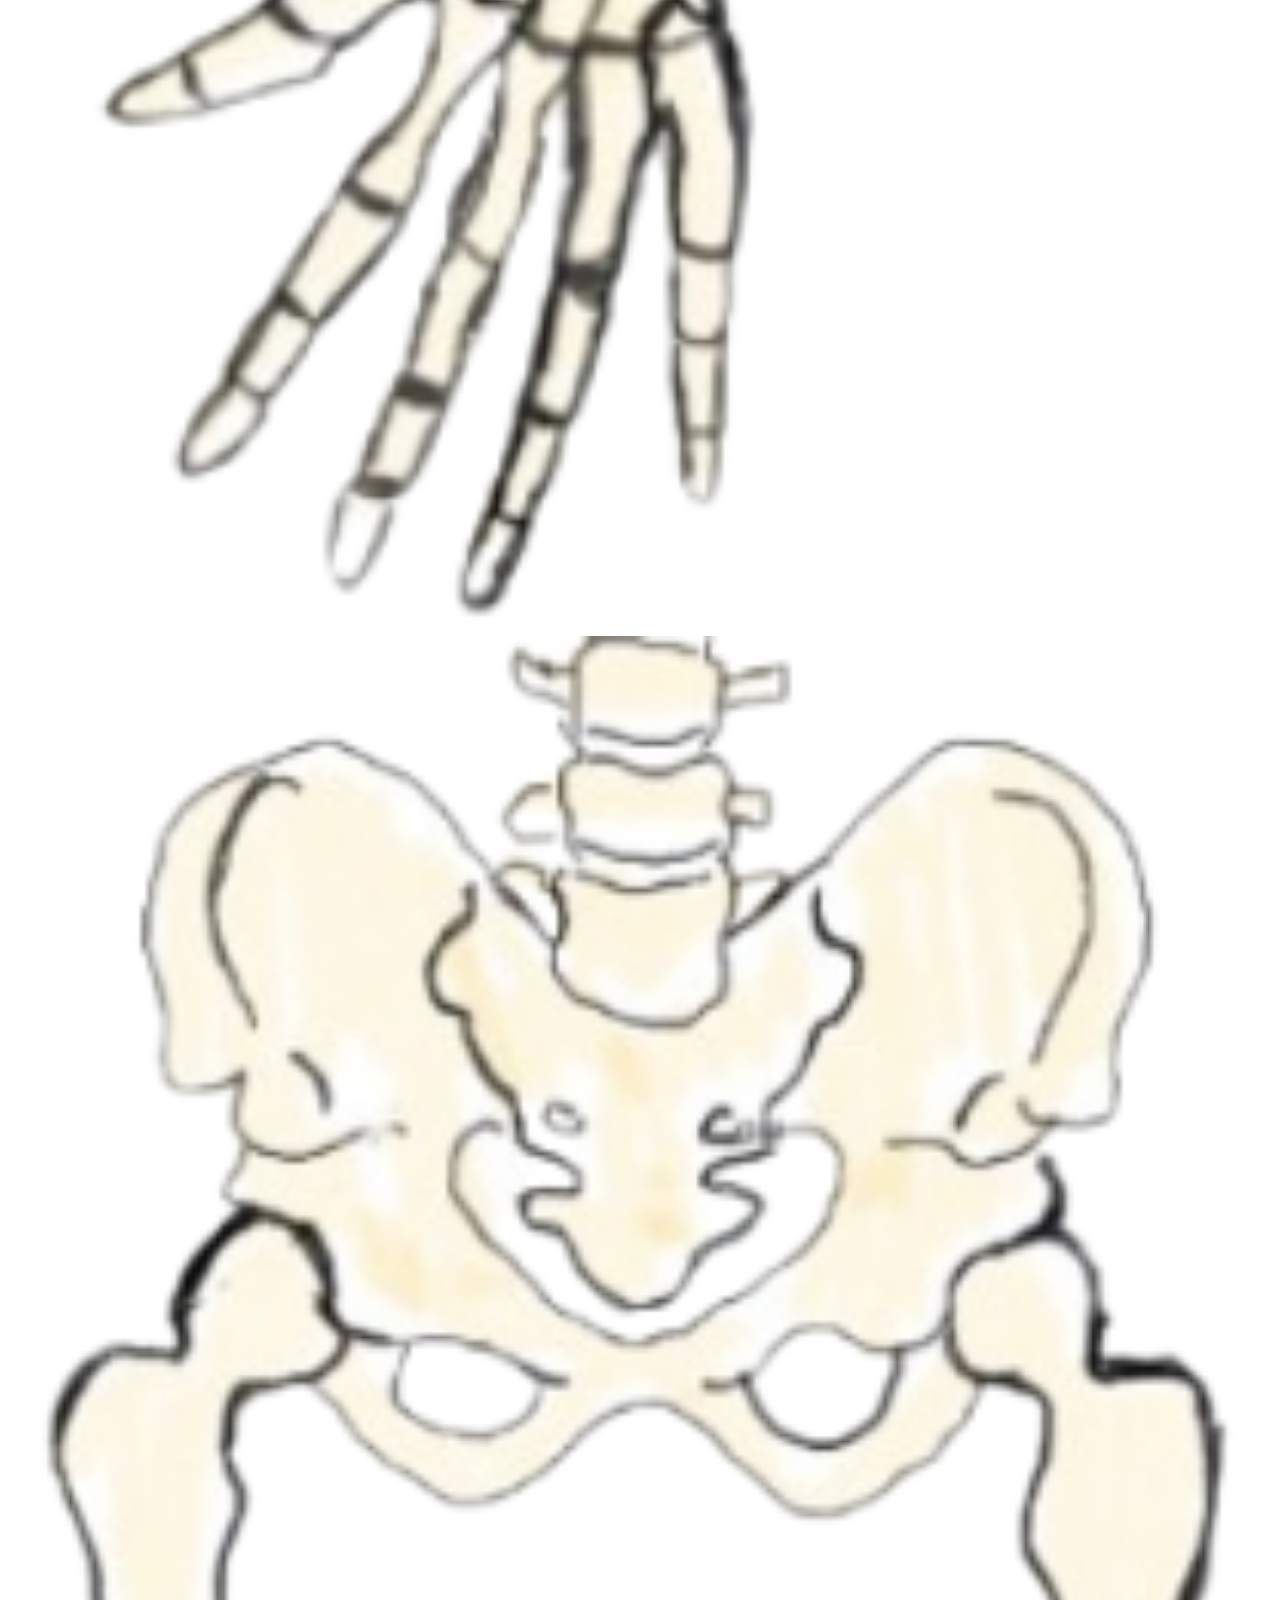
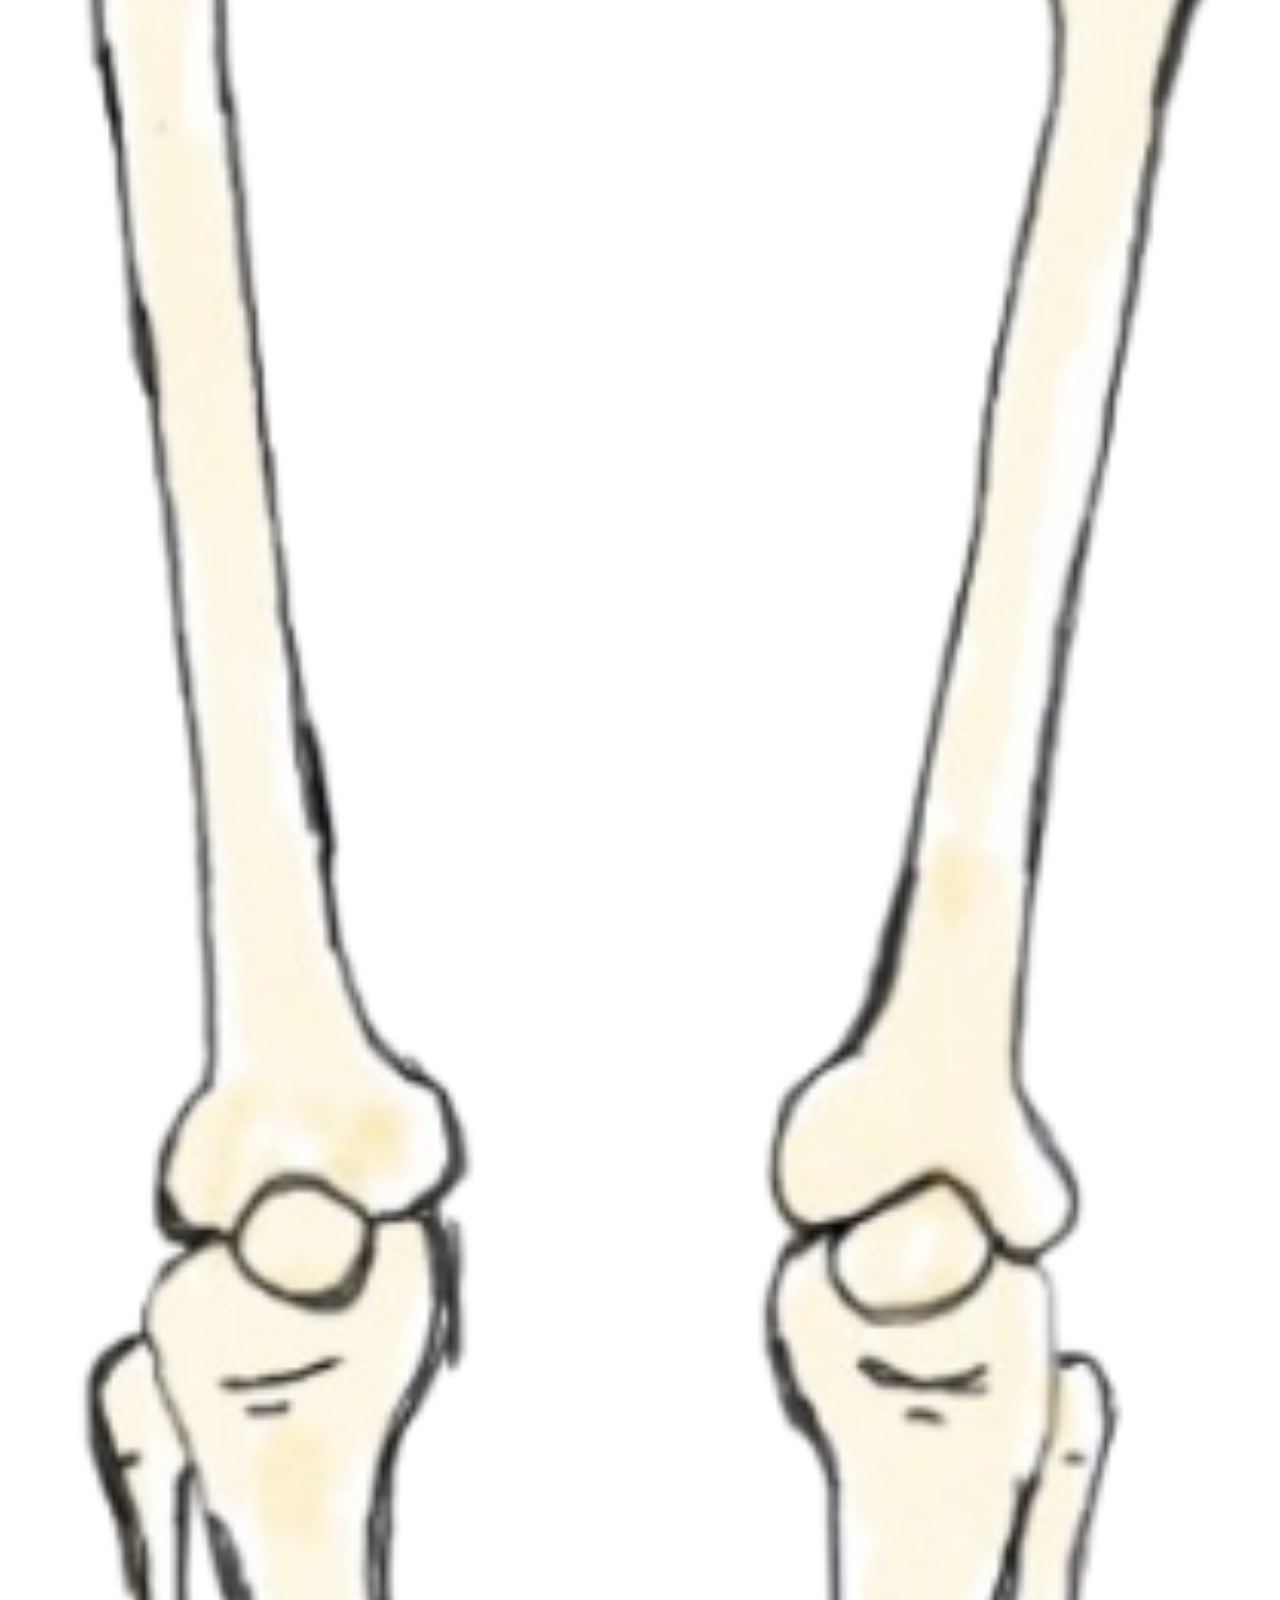
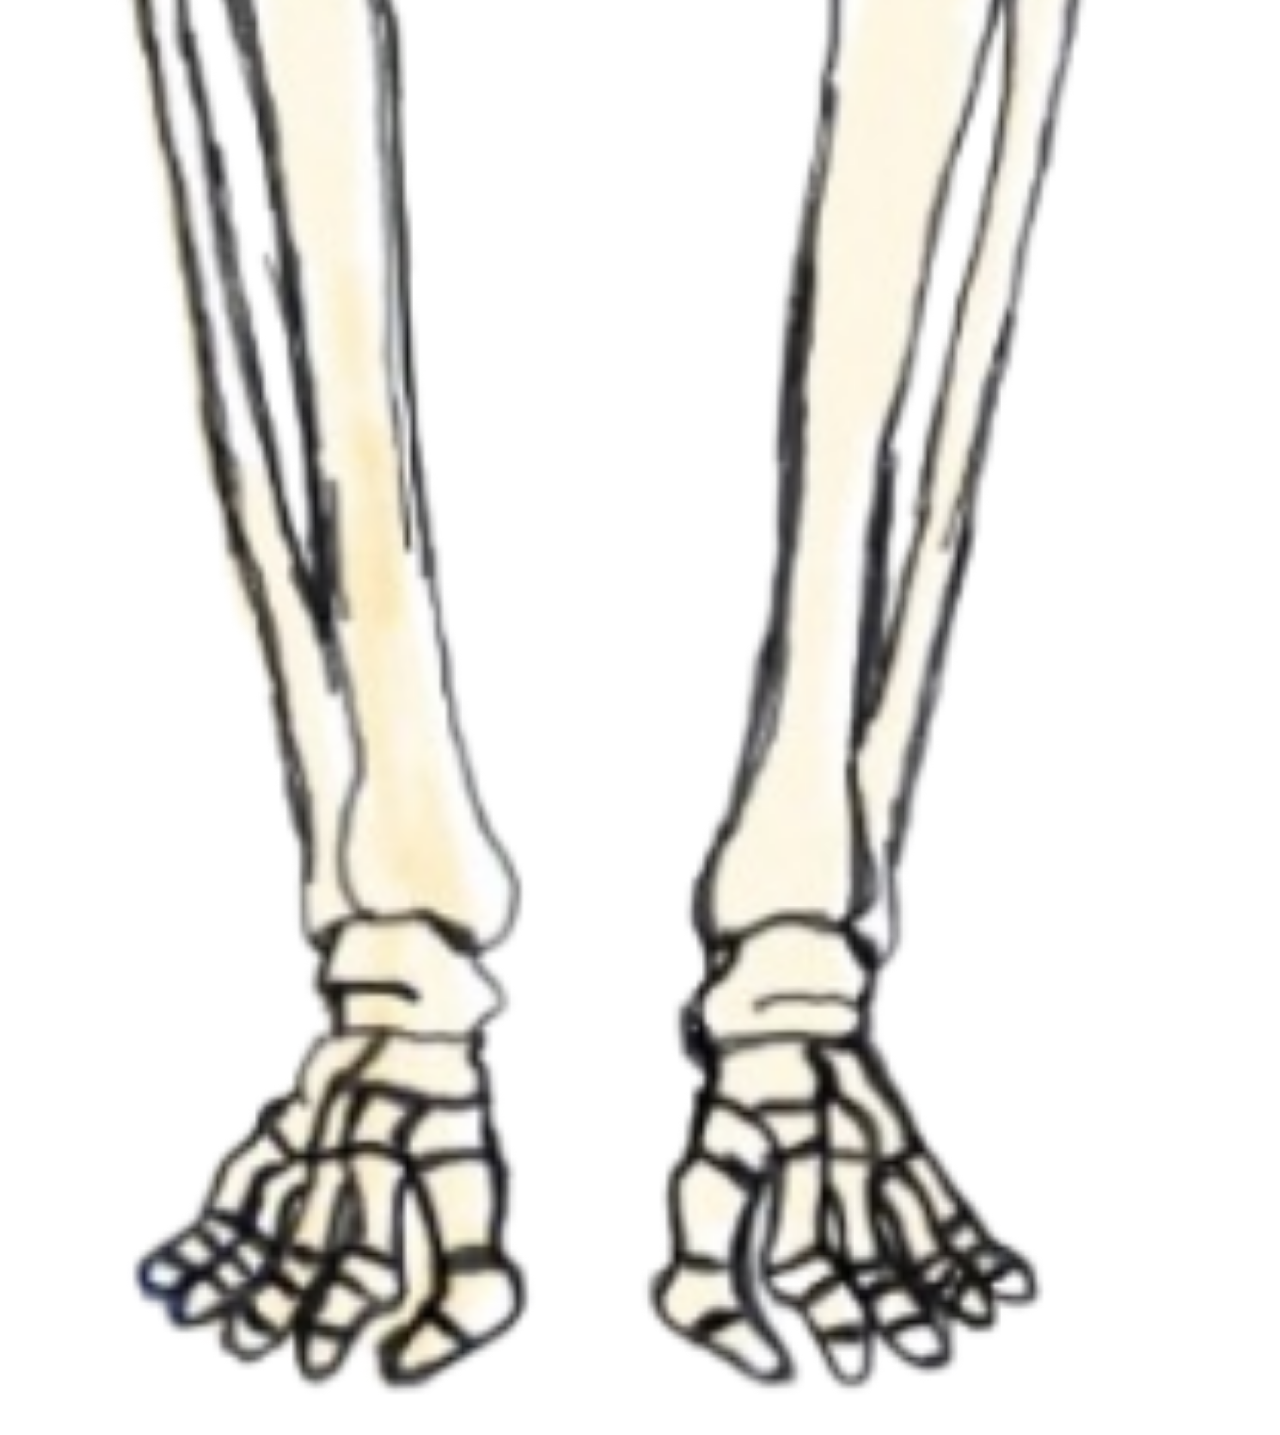
<file: Project/systems/skeletal/skeletal.html>
<!DOCTYPE html>
<html lang="en">
<head>
  <meta charset="UTF-8">
  <meta name="viewport" content="width=device-width, initial-scale=1.0">
  <meta http-equiv="X-UA-Compatible" content="ie=edge">
  <title>Musculoskeletal System</title>
  <link rel="stylesheet" href="../../styles.css">
</head>

<body>
  <div id = "background">
    <div class="container1">
      <header>
        <ul class = "maind">
          <li><a href="../../index.html"><h2 style="margin-right: 10px;">Home</h2></a></li>
          <li class = "dropdown"><a href="javascript:void(0)" class="dropb"><h2 style="margin-right: 10px;">Habits</h2></a>
            <div class = "links">
              <a href="../digestive/digestive.html">Digestive</a>
              <a href="../respiratory/respiratory.html">Respiratory</a>
              <a href="../skeletal/skeletal.html">Musculoskeletal</a>
              <a href="../nervous/nervous.html">Nervous</a>
              <a href="cardiovascular.html">Cardiovascular</a>
            </div>
          </li>
          <li><a href="../../help.html"><h2 style="margin-right: 10px;">Help</h2></a></li>
        </ul>
      </header>

      <div class = "habads">
        <h1>Your bad </h1>
        <ul class = "subd" >
          <li class = "dropdown1"><a href="javascript:void(0)" class="dropb"><h1 style="margin-right: 10px;">habit</h1></a>
            <div class = "links">
              <button id = "vdbutton">Not Consuming Vitamin D</button>
              <button id = "cautton">Not Consuming Calcium</button>
              <button id = "drbutton">Excessive Drinking + Smoking</button>
              <button id = "sedbutton">Sedentary Lifestyle</button>
            </div>
          </li>
        </ul>
        <h1>is...</h1>
      </div>

      <!-- Sidebar Dropdown -->
      <div class="sidebar">
        <h2 class="sidebar-title">Affecting Habits</h2>
        
        <div class="habits-dropdown">
          <div class="dropdown-header" onclick="toggleSidebarDropdown()">
            <span>Select Habits</span>
            <span class="dropdown-toggle" id="sidebarToggle">▼</span>
          </div>
          <div class="sidebar-dropdown-content" id="sidebarHabitsList">
            <div class="sidebar-habit-item" onclick="selectHabit('vitdef')">
              <span class="sidebar-habit-icon">☀️</span>
              <span class="sidebar-habit-name">Not Consuming Vitamin D</span>
            </div>
            <div class="sidebar-habit-item" onclick="selectHabit('caldef')">
              <span class="sidebar-habit-icon">🥛</span>
              <span class="sidebar-habit-name">Not Consuming Calcium</span>
            </div>
            <div class="sidebar-habit-item" onclick="selectHabit('drinksmoke')">
              <span class="sidebar-habit-icon">🍺 + 🚬</span>
              <span class="sidebar-habit-name">Excessive Drinking + Smoking</span>
            </div>
            <div class="sidebar-habit-item" onclick="selectHabit('exercise')">
              <span class="sidebar-habit-icon">🛋️</span>
              <span class="sidebar-habit-name">Sedentary Lifestyle</span>
            </div>
          </div>
        </div>
      </div>

      <!-- Organ images will go here when you add them -->
     <a class = "av" href="javascript:void(0);" onclick="hs('skinfo');"><img class = "badteeth" id ="badteeth" src ="../../images/badteeth.png" /></a>
     <img class = "head" id = "head" src = "../../images/download.png"/>
     <img class = "badteeth" id ="badteeth" src ="../../images/badteeth.png"/>
     <img class = "mainb" src = "../../images/mainskeleton.png"/>
     <img class = "rarm" src = "../../images/rightArm.png"/>
     <img class = "larm" src = "../../images/leftarm.png"/>
     <img class = "bhalf" src = "../../images/bottom.png"/>
      <div id  = "skinfo"></div>
      <div id = "skinfo2"></div>
    </div>
  </div>

  <script src="../../index.js"></script>
  <script src="skeletal.js"></script>
</body>
</html>
</file>
<file: Project/cardiovascular/cardiovascular.css>
* {
    margin: 0;
    padding: 0;
    box-sizing: border-box;
}

body {
    font-family: 'Segoe UI', Tahoma, Geneva, Verdana, sans-serif;
    background: #f5f5f5;
    min-height: 100vh;
}

/* Navigation */
nav {
    background: white;
    box-shadow: 0 2px 10px rgba(0, 0, 0, 0.1);
    padding: 20px 0;
    position: sticky;
    top: 0;
    z-index: 1000;
}

.nav-container {
    max-width: 1200px;
    margin: 0 auto;
    display: flex;
    justify-content: center;
    gap: 40px;
    padding: 0 20px;
}

.nav-item {
    position: relative;
    cursor: pointer;
    font-size: 1.1em;
    font-weight: 500;
    color: #333;
    transition: color 0.3s;
}

.nav-item:hover {
    color: #667eea;
}

.dropdown {
    position: absolute;
    top: 100%;
    left: 50%;
    transform: translateX(-50%);
    margin-top: 15px;
    background: white;
    border-radius: 10px;
    box-shadow: 0 5px 20px rgba(0, 0, 0, 0.15);
    min-width: 200px;
    opacity: 0;
    visibility: hidden;
    transition: opacity 0.3s, visibility 0.3s;
}

.nav-item:hover .dropdown {
    opacity: 1;
    visibility: visible;
}

.dropdown-item {
    padding: 15px 20px;
    cursor: pointer;
    transition: background 0.2s;
    border-bottom: 1px solid #eee;
}

.dropdown-item:last-child {
    border-bottom: none;
}

.dropdown-item:hover {
    background: #f5f5f5;
}

/* Main Container */
.container {
    max-width: 1400px;
    margin: 0 auto;
    padding: 40px 20px;
}

.content {
    display: flex;
    gap: 40px;
    align-items: flex-start;
}

/* Image Section */
.image-section {
    flex: 1;
    display: flex;
    justify-content: center;
    align-items: center;
    min-height: 500px;
    background: white;
    border-radius: 15px;
    padding: 30px;
    box-shadow: 0 5px 20px rgba(0, 0, 0, 0.1);
}

.image-section img {
    max-width: 100%;
    max-height: 500px;
    border-radius: 10px;
}

/* Sidebar */
.sidebar {
    flex: 0 0 300px;
}

.sidebar-title {
    font-size: 1.5em;
    color: #333;
    margin-bottom: 20px;
    font-weight: bold;
}

.habits-dropdown {
    background: white;
    border-radius: 10px;
    box-shadow: 0 5px 20px rgba(0, 0, 0, 0.1);
    overflow: hidden;
}

.dropdown-header {
    background: #667eea;
    color: white;
    padding: 15px 20px;
    cursor: pointer;
    display: flex;
    justify-content: space-between;
    align-items: center;
    font-weight: bold;
    transition: background 0.3s;
}

.dropdown-header:hover {
    background: #5568d3;
}

.dropdown-toggle {
    font-size: 1.2em;
    transition: transform 0.3s;
}

.dropdown-toggle.open {
    transform: rotate(180deg);
}

.dropdown-content {
    max-height: 0;
    overflow: hidden;
    transition: max-height 0.3s ease;
}

.dropdown-content.open {
    max-height: 500px;
}

.habit-item {
    padding: 15px 20px;
    border-bottom: 1px solid #eee;
    cursor: pointer;
    transition: background 0.2s;
    display: flex;
    align-items: center;
    gap: 10px;
}

.habit-item:last-child {
    border-bottom: none;
}

.habit-item:hover {
    background: #f9f9f9;
}

.habit-icon {
    font-size: 1.5em;
    width: 30px;
    text-align: center;
}

.habit-name {
    flex: 1;
}

/* Back Button */
.back-button {
    display: inline-block;
    margin-bottom: 20px;
    padding: 10px 20px;
    background: #667eea;
    color: white;
    text-decoration: none;
    border-radius: 5px;
    transition: background 0.3s;
    cursor: pointer;
    border: none;
    font-size: 1em;
}

.back-button:hover {
    background: #5568d3;
}

@media (max-width: 1024px) {
    .content {
        flex-direction: column;
    }

    .sidebar {
        flex: 1;
    }

    .image-section {
        min-height: 400px;
    }
}
</file>
<file: Project/styles.css>
/* General Design */
html, body {
  margin: 0;
  padding: 0;
  width: 100vw;
  height: 100vh;

}

.container {
  height: 100vh;
  width:100vw;
  display: flex;
  flex-direction: column;
}

.container1 {
  height: 100vh;
  width:100vw;
  display:flex;
  flex-direction: column;
}

header{
    text-align: center;
    color: white;
    font-family:Verdana, Geneva, Tahoma, sans-serif;
}

.habits {
    display: flex;
    justify-content:center;
}

.habits a { 
  color: white;
  text-align: center;
  padding: 14px 16px;
  margin-right: 5px;
  width:30%;
  background-color: rgba(2, 65, 47, 0.655);
  text-decoration: none;
}

.habits a:hover {
 background-color: rgba(2, 65, 47, 0.817);
}
.central-box{
    color:white;
    flex: 1;
    display: flex;
    justify-content: center;
    align-items: center;
    font-family:'Courier New', Courier, monospace;
}

.intro {
    background-color: rgba(1, 128, 105, 0.329);
    border: #88f3a8c8  10px;
        margin: 5px;;
    border-style: double;
    padding-top: 25vh;
    padding-bottom: 25vh;
    padding-left: 10vh;
    padding-right: 10vh;
    border-radius: 10%;
}



/* Dropdown */

.maind {
  list-style-type: none;
  margin: 0;
  padding: 0;
  overflow: hidden;
  display: flex;
  flex-direction: row;
  justify-content: center;
background: linear-gradient(180deg, rgba(1, 128, 105, 0.521), rgba(9, 238, 196, 0));
}

li {
  float: left;
}

li a, .dropb {
  display: inline-block;
  color: white;
  text-align: center;
  padding: 14px 16px;
  text-decoration: none;
}

li a:hover, .dropdown:hover .dropb {
  background-color: rgba(197, 224, 159, 0.694);
}

li.dropdown {
  display: inline-block;
}

.links {
  display: none;
  position: absolute;
  overflow:auto;
  background-color: #f9f9f992;
  min-width: 160px;
  box-shadow: 0px 8px 16px 0px rgba(0,0,0,0.2);
  z-index: 1;
}

.links a {
  color: black;
  padding: 12px 16px;
  text-decoration: none;
  display: block;
  text-align: left;
}

.links a:hover {background-color: #f1f1f1;}

.dropdown:hover .links {
  display: block;
}

/* Digestive system page */

.central-box-a {
    color:white;
    flex:auto;
    display:flex;
    justify-content: center;
    align-items: center;
    font-family:'Courier New', Courier, monospace;
}

.habads {
  justify-content: center;
  align-items: center;
  display: flex;
  flex-direction: row;
}

.subd {
  list-style-type: none;
  margin: 0;
  padding: 0;
  overflow: hidden;
  display: flex;
  flex-direction: row;
  justify-content: center;
}

li {
  float: left;
}

li button, .dropb {
  display: inline-block;
  color: black;
  text-align: center;
  text-decoration: none;
}

li button:hover, .dropdown1:hover .dropb {
  background-color: rgba(197, 224, 159, 0.694);
}

li.dropdown1 {
  display: inline-block;
}

.links {
  display: none;
  position: absolute;
  overflow:auto;
  background-color: #f9f9f992;
  min-width: 100px;
  box-shadow: 0px 8px 60px 0px rgba(0,0,0,0.2);
  z-index: 1;
}

.links button {
  color: black;
  padding: 12px 16px;
  min-width: 100px;
  text-decoration: none;
  display: block;
  text-align: left;
}

.links button:hover {background-color: #f1f1f1;}

.dropdown1:hover .links {
  display: block;
}

.lego {
  width: 50vw;
  height: 100vw;
  justify-content: center;
  margin:auto;
  position: absoulte;
}

.liver {
  width: 17vw;
  position: relative;
  top: -49vw;
  left: 38vw;
}

.smlg {
  width: 40vw;
  position: relative;
  top: -40vw;
  left: 30vw;
}

.stom {
  width: 18vw;
  rotate: 45deg;
  position: relative;
  top: -45vw;
  left: 42vw;
}

.pan {
  width: 12vw;
  position: relative;
  top: -57vw;
  left: 40vw;
}

.kdn1 {
  width: 12vw;
  position: relative;
  top: -68vw;
  left: 52vw;
}

.kdn2 {
  width: 12vw;
  transform: scaleX(-1);
  position: relative;
  top: -80vw;
  left: 34vw;
}

#info {
  display: none;
  padding: 25px;
  color: aquamarine;
  width:20%;
  position:relative;
  top:-100vw;
  left: 3vw;
  background-color: rgba(0, 255, 255, 0.084);
  border: aquamarine solid 2px;
  border-radius: 10%;
}

#info2 {
  display: none;
  padding: 25px;
  color: rgb(159, 127, 255);
  width:20%;
  position: relative;
  top:-87vw;
  left: 3vw;
  background-color: rgba(0, 255, 255, 0.139);
  border: rgb(159, 127, 255) solid 2px;
  border-radius: 10%;
}

.av {
  height: 0;
}

/*BASIC CSS for habit text- I think it'd be cool to add an animation when you click on one of the drop downs
if you agree I can work on that. (I agree - SZ)*/
#habit-text {
  font-size: 20px;
  margin: 40px;
}
</file>
<file: Project/systems/Brain/brain.css>
/* Page-specific styles for Brain & Nervous page */
.organ-container {
  display: flex;
  flex-direction: column;
  align-items: center; /* center horizontally */
  justify-content: center; /* center vertically within available space */
  gap: 1.2rem;
  margin: 2rem auto;
  max-width: 900px;
  padding: 1rem;
}

.organ-image {
  max-width: 320px; /* control image size */
  width: 40vw;
  height: auto;
  border-radius: 8px;
  box-shadow: 0 6px 18px rgba(0,0,0,0.35);
  display: block;
}

.organ-image.main-organ {
  width: 48vw;
  max-width: 420px;
}

.stacked {
  display: flex;
  flex-direction: column; /* stack vertically */
  align-items: center;
  gap: 0.6rem;
}

/* Slight visual offset so the stacked images appear as a vertical column */
.organ-image.stacked-top {
  transform: translateY(0);
}

.organ-image.stacked-bottom {
  transform: translateY(0);
}

/* Responsive tweaks */
@media (max-width: 640px) {
  .organ-image { width: 70vw; max-width: 260px; }
  .organ-image.main-organ { width: 78vw; max-width: 320px; }
}
</file>
<file: Project/systems/respiratory/respiratory.css>
/* Lung positioning styles */
.container1 {
  position: relative;
  min-height: 100vh;
}

.lung {
  position: absolute;
  top: 60%;
  left: 50%;
  transform: translate(-50%, -50%);
  width: 500px !important;
  height: auto;
  z-index: 2;
  transition: opacity 0.3s ease;
}

.lung-damaged {
  position: absolute;
  top: 60%;
  left: 50%;
  transform: translate(-50%, -50%);
  width: 500px !important;
  height: auto;
  z-index: 3;
  opacity: 0;
  transition: opacity 0.3s ease;
}

.lung-damaged.show {
  opacity: 1 !important;
}

.reset-button {
  width: 100%;
  margin-top: 10px;
  padding: 12px 15px;
  background-color: rgba(1, 128, 105, 0.521);
  color: #333;
  border: 1px solid #ddd;
  border-radius: 8px;
  cursor: pointer;
  font-size: 14px;
  font-weight: 500;
  transition: all 0.3s ease;
  text-align: left;
  display: flex;
  align-items: center;
  justify-content: space-between;
}

.reset-button:hover {
  background-color: rgba(1, 128, 105, 0.521);
  border-color: #ccc;
}

.reset-button:active {
  background-color: #e8e8e8;
}
</file>
